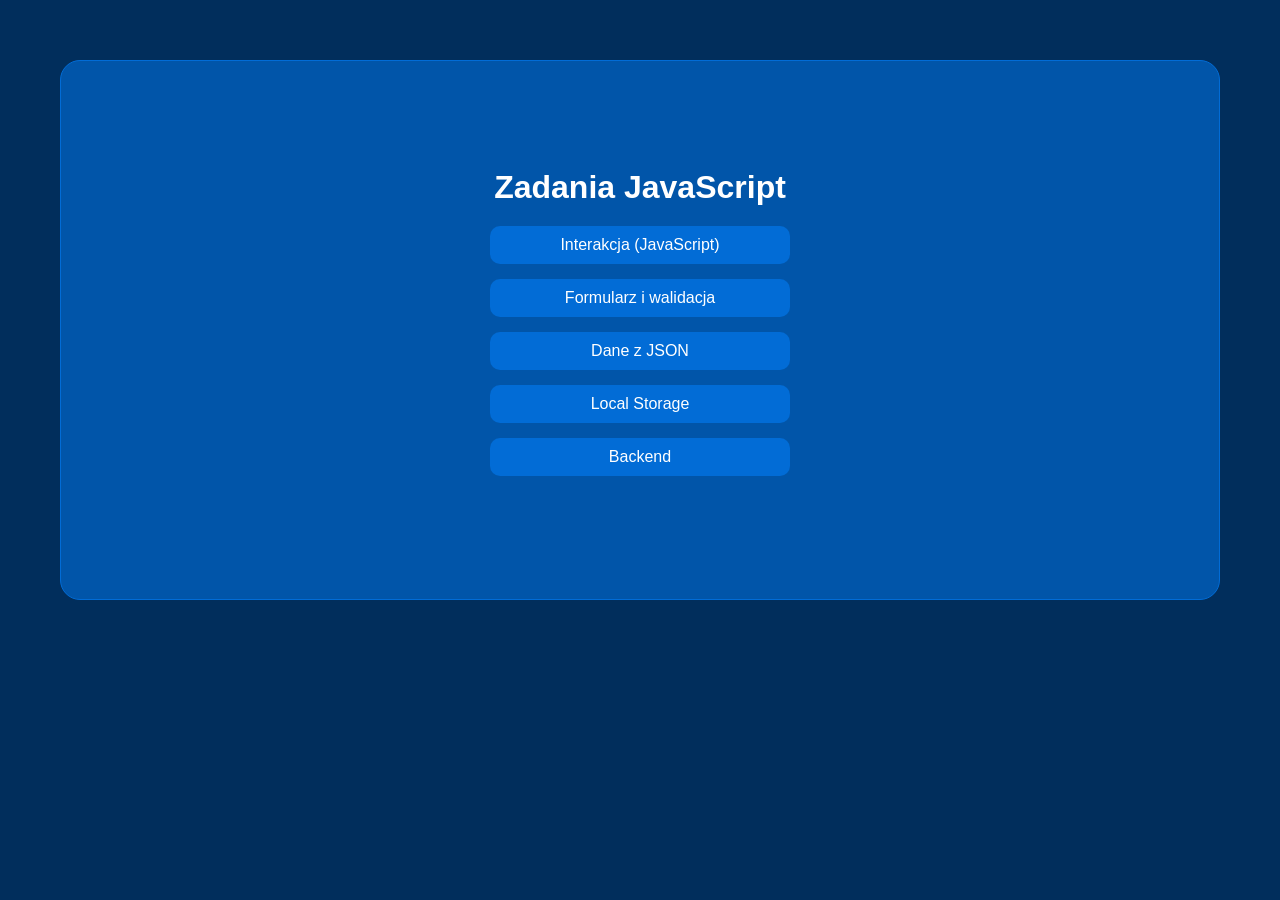
<file: index.html>
<!DOCTYPE html>
<html lang="en">
<head>
    <meta charset="UTF-8">
    <meta name="viewport" content="width=device-width, initial-scale=1.0">
    <title>Katalog zadań JavaScript</title>
    <link rel="stylesheet" href="style.css">
</head>
<body>
    <div class="container">
        <h1>Zadania JavaScript</h1>
        <ul>
            <li class="link"><a href="zad4/index.html">Interakcja (JavaScript)</a></li>
            <li class="link"><a href="zad5/index.html">Formularz i walidacja</a></li>
            <li class="link"><a href="zad6/index.html">Dane z JSON</a></li>
            <li class="link"><a href="zad7/index.html">Local Storage</a></li>
            <li class="link"><a href="zad8/index.html">Backend</a></li>
        </ul>
    </div>
</body>
</html>
</file>
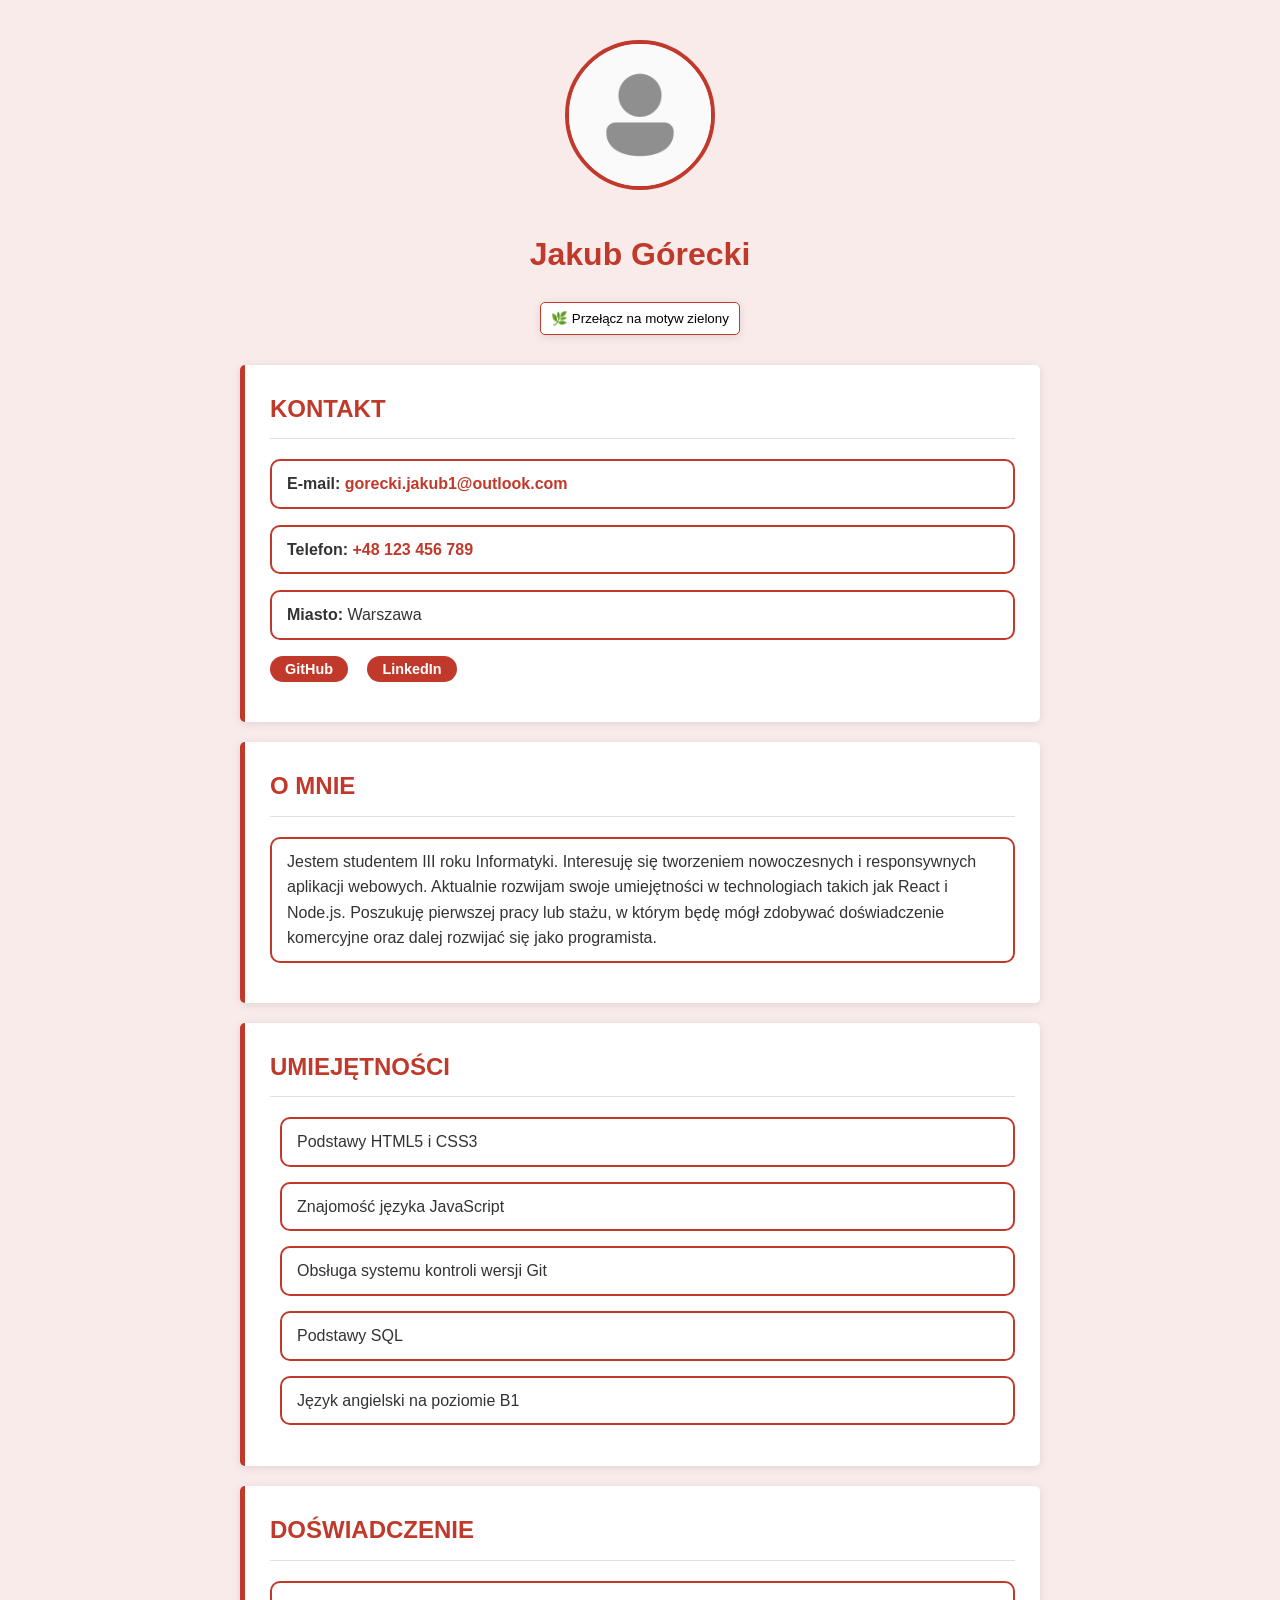
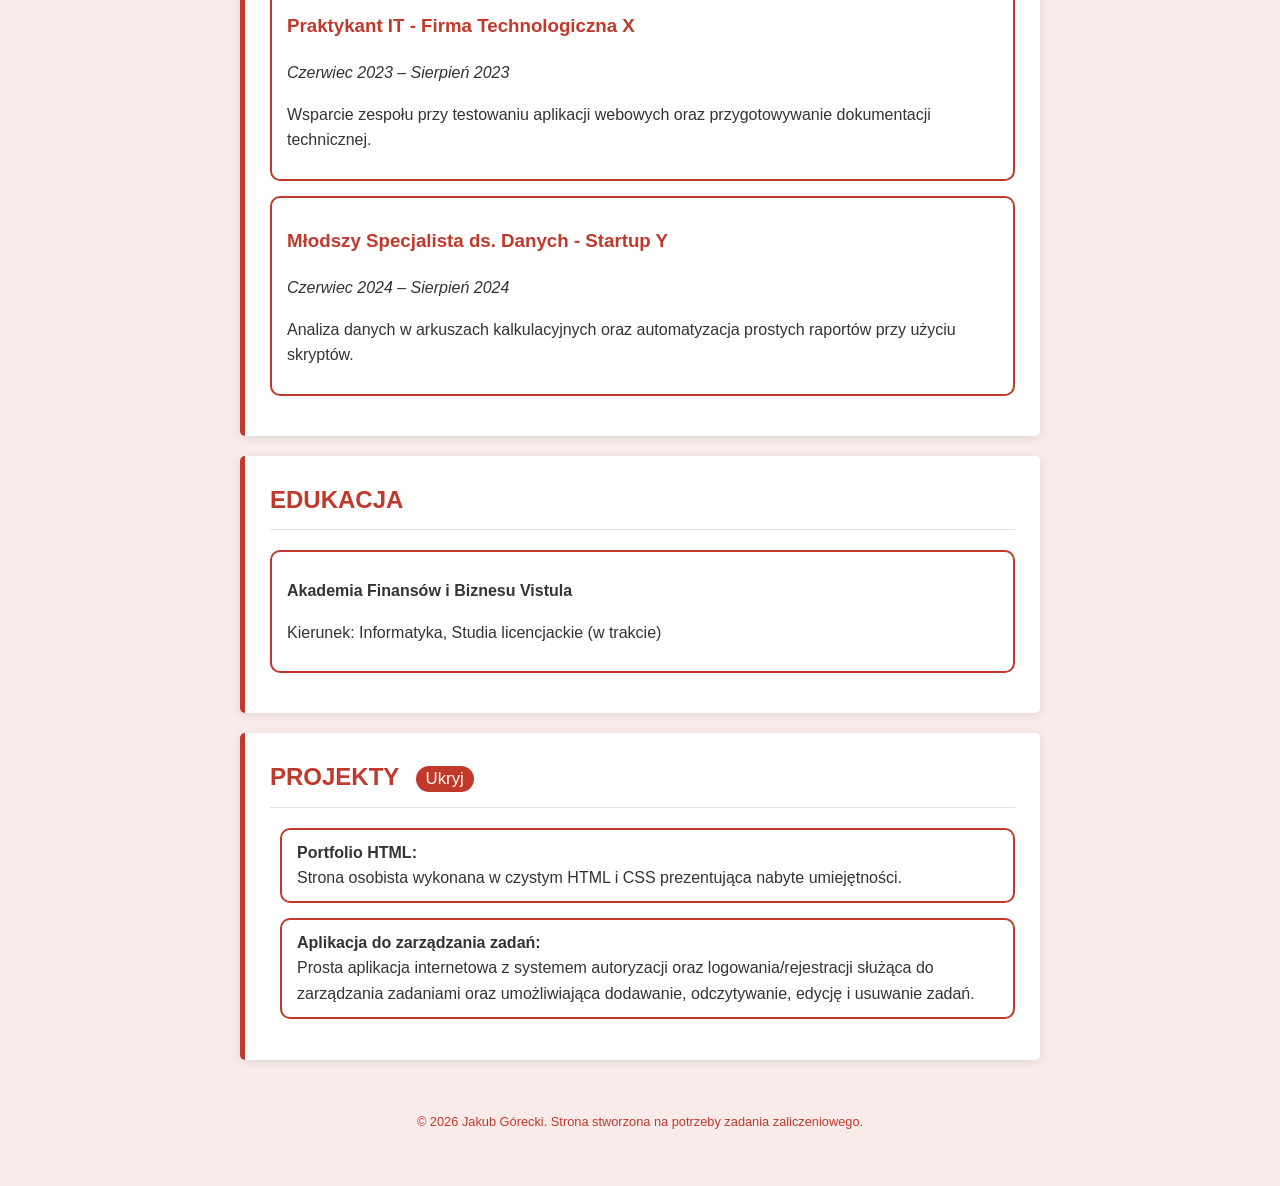
<file: zad4/index.html>
<!DOCTYPE html>
<html lang="pl">
  <head>
    <meta charset="UTF-8">
    <meta name="viewport" content="width=device-width, initial-scale=1.0">
    <title>CV - Jakub Górecki</title>
    <!-- NR_INDEKSU: 68358 -->
    <link id="theme-stylesheet" rel="stylesheet" href="red.css">
  </head>
  <body>
    <header>
      <img src="moje-zdjecie.jpg" alt="Zdjęcie profilowe - Jakub Górecki" />
      <h1>Jakub Górecki</h1>

      <!-- Przycisk zmiany motywu -->
      <button id="theme-toggle">🌿 Przełącz na motyw zielony</button>
    </header>
    <main>
      <section id="kontakt" class="container">
        <h2>Kontakt</h2>
        <p class="section-element">
          <strong>E-mail:</strong>
          <a href="mailto:gorecki.jakub1@outlook.com">gorecki.jakub1@outlook.com</a>
        </p>
        <p class="section-element">
          <strong>Telefon:</strong>
          <a href="tel:+48123456789">+48 123 456 789</a>
        </p>
        <p class="section-element">
          <strong>Miasto:</strong> Warszawa
        </p>
        <p class="contact-links">
          <a href="https://github.com/GoreckiJakub68358" target="_blank" rel="noopener noreferrer">GitHub</a>
          <a href="https://www.linkedin.com/in/jakub-górecki-3491b53b3/" target="_blank" rel="noopener noreferrer">LinkedIn</a>
        </p>
      </section>
      <section id="o-mnie" class="container">
        <h2>O mnie</h2>
        <p class="section-element"> 
          Jestem studentem III roku Informatyki. Interesuję się tworzeniem 
          nowoczesnych i responsywnych aplikacji webowych. Aktualnie rozwijam 
          swoje umiejętności w technologiach takich jak React i Node.js. 
          Poszukuję pierwszej pracy lub stażu, w którym będę mógł zdobywać 
          doświadczenie komercyjne oraz dalej rozwijać się jako programista. 
        </p>
      </section>
      <section id="umiejetnosci" class="container">
        <h2>Umiejętności</h2>
        <ul>
          <li class="section-element">Podstawy HTML5 i CSS3</li>
          <li class="section-element">Znajomość języka JavaScript</li>
          <li class="section-element">Obsługa systemu kontroli wersji Git</li>
          <li class="section-element">Podstawy SQL</li>
          <li class="section-element">Język angielski na poziomie B1</li>
        </ul>
      </section>
      <section id="doswiadczenie" class="container">
        <h2>Doświadczenie</h2>
        <article class="section-element">
          <h3>Praktykant IT - Firma Technologiczna X</h3>
          <p><em>Czerwiec 2023 – Sierpień 2023</em></p>
          <p>Wsparcie zespołu przy testowaniu aplikacji webowych oraz przygotowywanie dokumentacji technicznej.</p>
        </article>
        <article class="section-element">
          <h3>Młodszy Specjalista ds. Danych - Startup Y</h3>
          <p><em>Czerwiec 2024 – Sierpień 2024</em></p>
          <p>Analiza danych w arkuszach kalkulacyjnych oraz automatyzacja prostych raportów przy użyciu skryptów.</p>
        </article>
      </section>
      <section id="edukacja" class="container">
        <h2>Edukacja</h2>
        <div class="section-element">
          <p><strong>Akademia Finansów i Biznesu Vistula</strong></p>
          <p>Kierunek: Informatyka, Studia licencjackie (w trakcie)</p>
        </div>
      </section>
      <section id="projekty" class="container">
        <h2>
          Projekty
          <button id="toggle-projekty">Ukryj</button>
        </h2>
        <ul id="projekty-lista">
          <li class="section-element">
            <strong>Portfolio HTML:</strong><br>
            Strona osobista wykonana w czystym HTML 
            i CSS prezentująca nabyte umiejętności.
          </li>
          <li class="section-element">
            <strong>Aplikacja do zarządzania zadań:</strong><br>
            Prosta aplikacja internetowa z systemem autoryzacji 
            oraz logowania/rejestracji służąca do zarządzania zadaniami 
            oraz umożliwiająca dodawanie, odczytywanie, edycję i usuwanie 
            zadań.
          </li>
        </ul>
      </section>
    </main>
    <footer>
      <p>&copy; 2026 Jakub Górecki. Strona stworzona na potrzeby zadania zaliczeniowego.</p>
    </footer>

    <!-- Podłączenie skryptu na końcu body -->
    <script src="script.js"></script>
  </body>
</html>
</file>
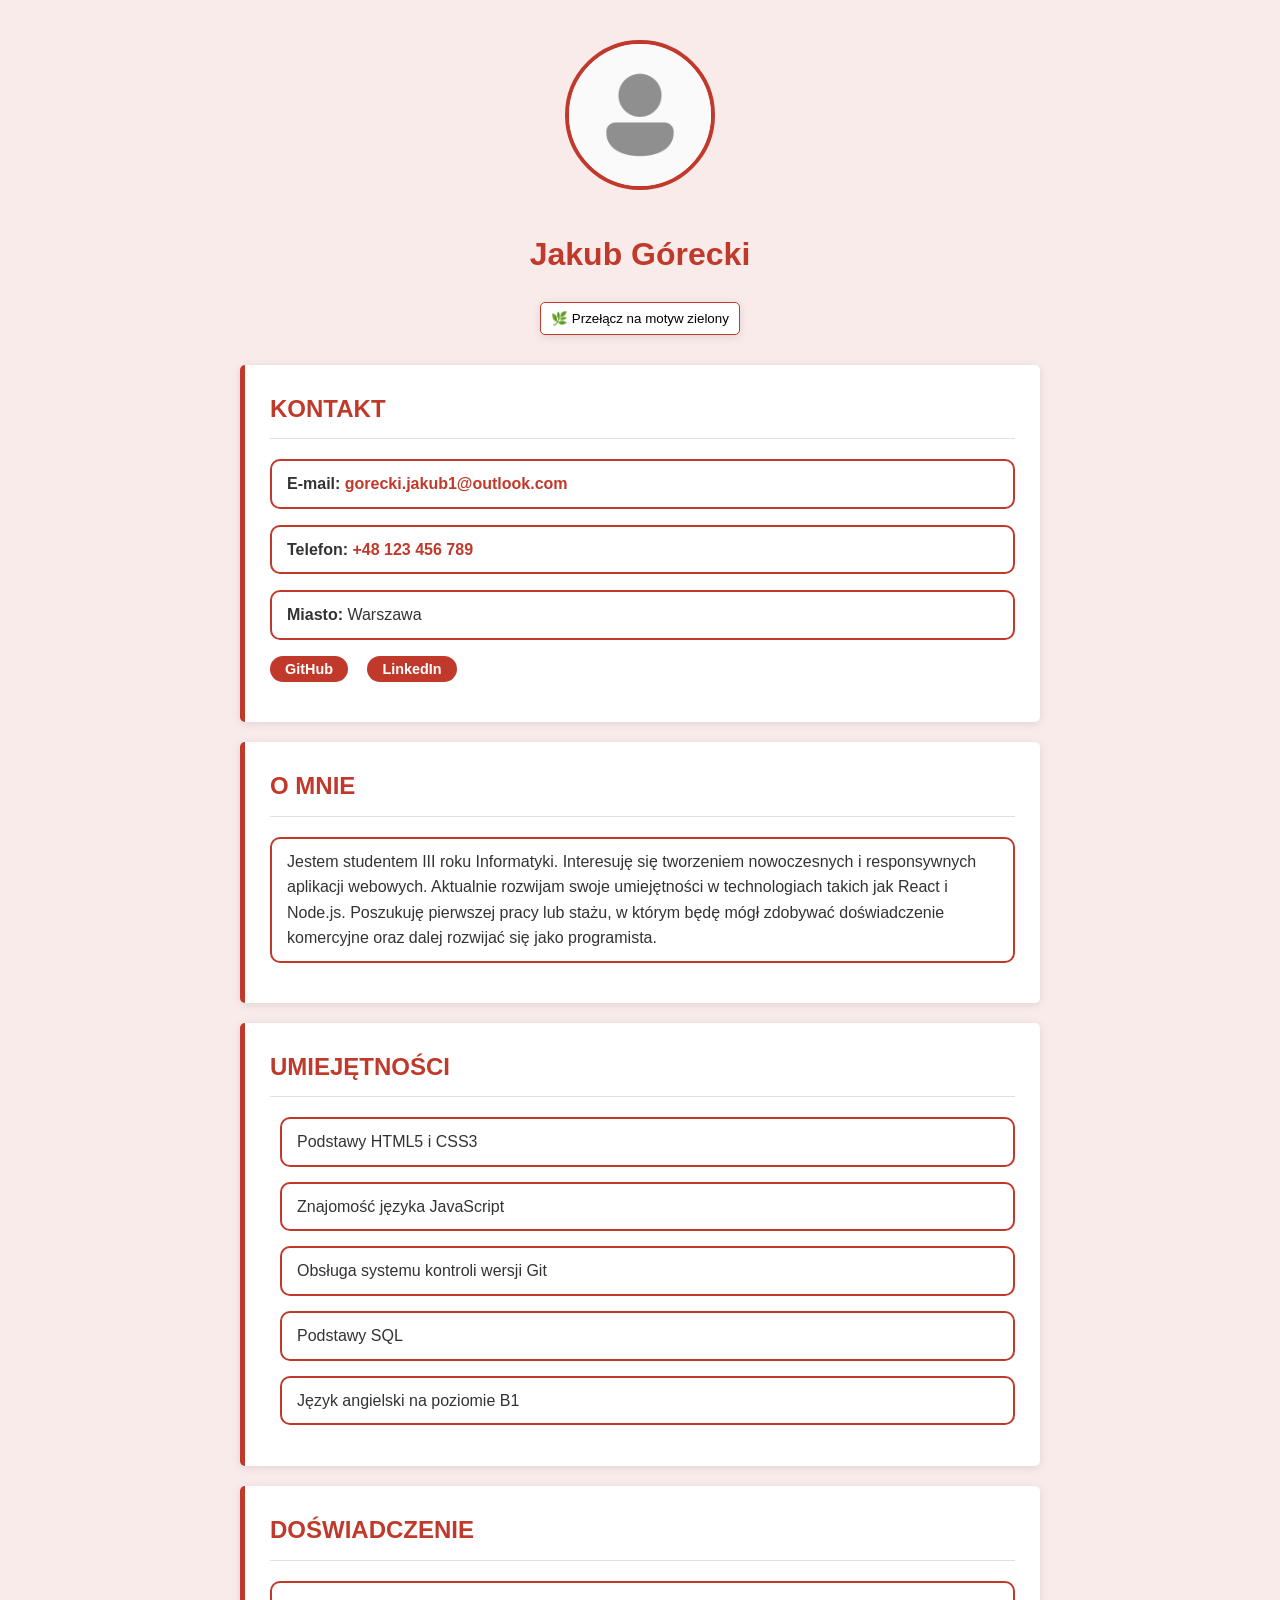
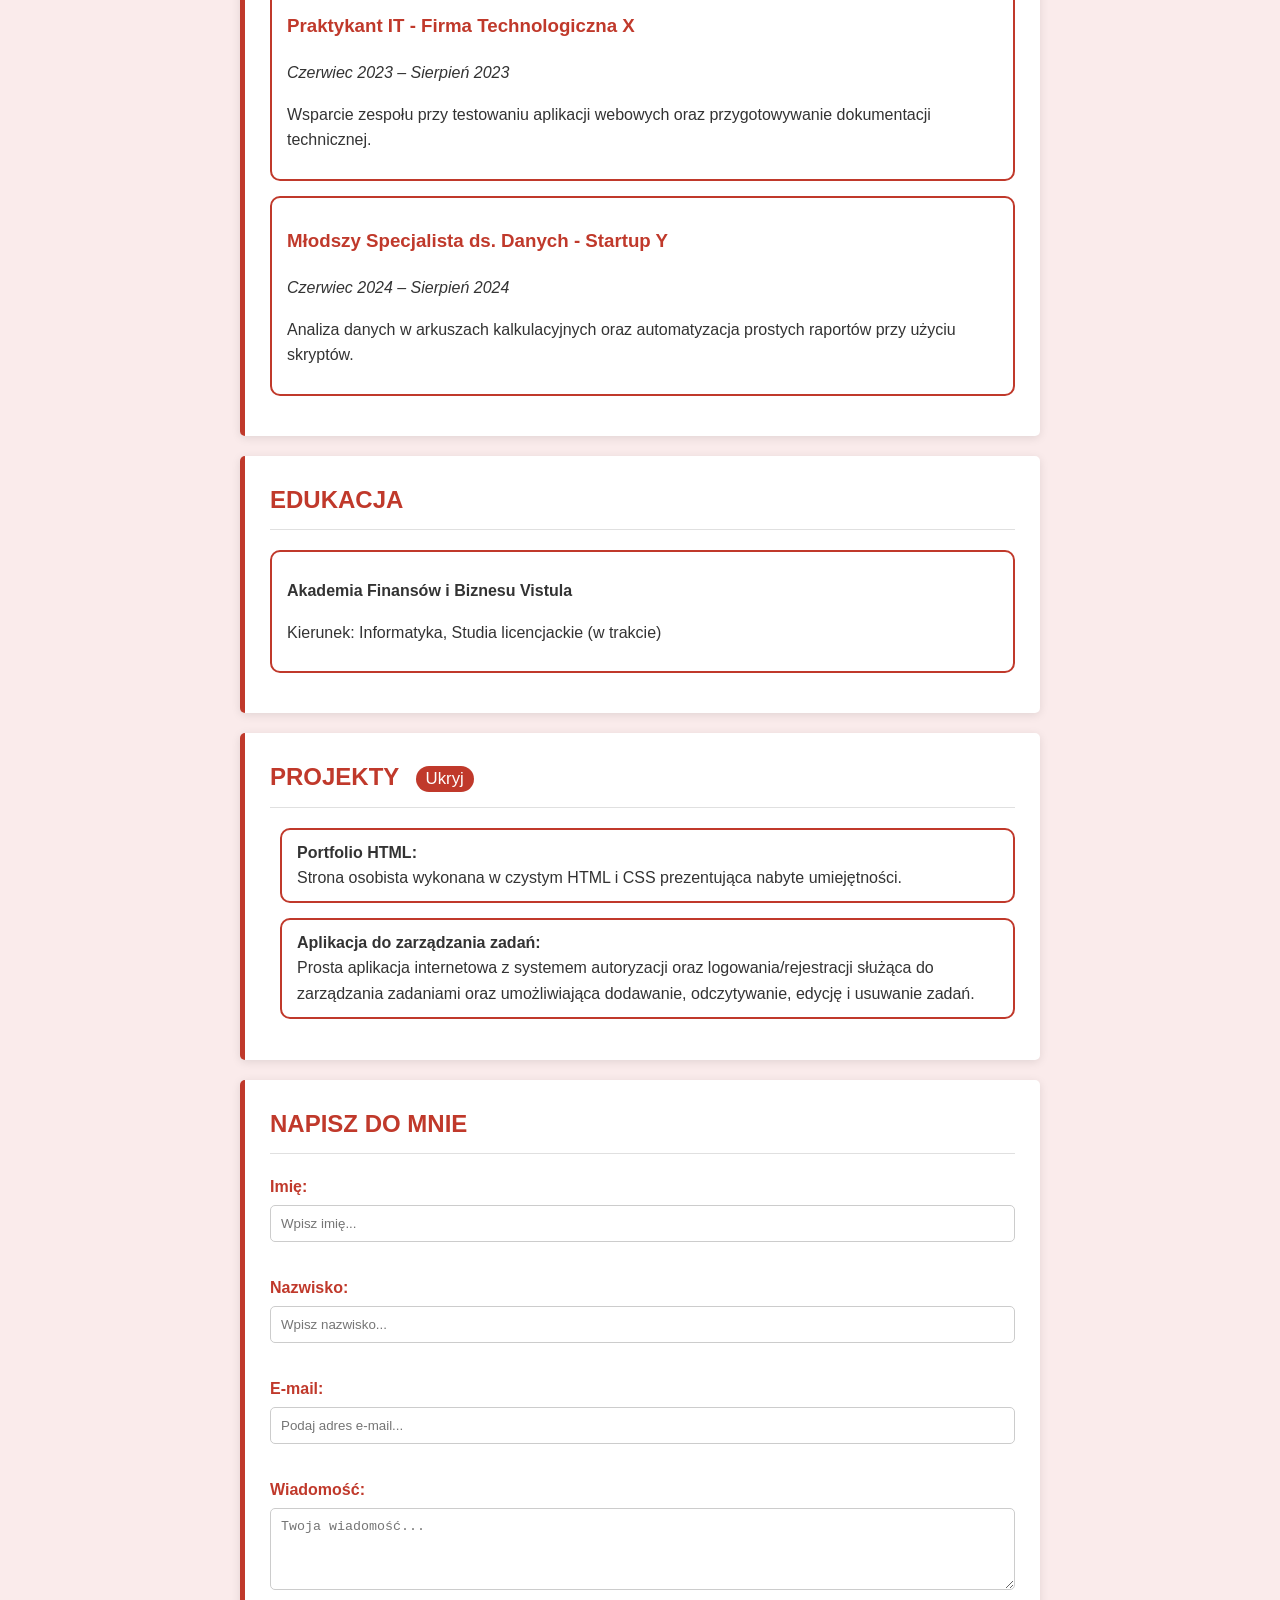
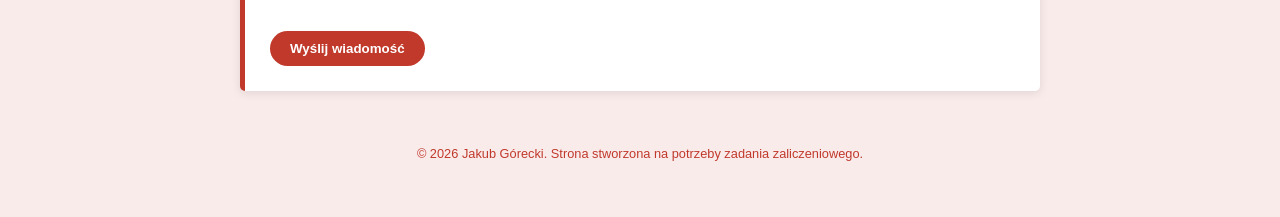
<file: zad5/index.html>
<!DOCTYPE html>
<html lang="pl">
  <head>
    <meta charset="UTF-8">
    <meta name="viewport" content="width=device-width, initial-scale=1.0">
    <title>CV - Jakub Górecki</title>
    <!-- NR_INDEKSU: 68358 -->
    <link id="theme-stylesheet" rel="stylesheet" href="red.css">
  </head>
  <body>
    <header>
      <img src="moje-zdjecie.jpg" alt="Zdjęcie profilowe - Jakub Górecki" />
      <h1>Jakub Górecki</h1>

      <!-- Przycisk zmiany motywu -->
      <button id="theme-toggle">🌿 Przełącz na motyw zielony</button>
    </header>
    <main>
      <section id="kontakt" class="container">
        <h2>Kontakt</h2>
        <p class="section-element">
          <strong>E-mail:</strong>
          <a href="mailto:gorecki.jakub1@outlook.com">gorecki.jakub1@outlook.com</a>
        </p>
        <p class="section-element">
          <strong>Telefon:</strong>
          <a href="tel:+48123456789">+48 123 456 789</a>
        </p>
        <p class="section-element">
          <strong>Miasto:</strong> Warszawa
        </p>
        <p class="contact-links">
          <a href="https://github.com/GoreckiJakub68358" target="_blank" rel="noopener noreferrer">GitHub</a>
          <a href="https://www.linkedin.com/in/jakub-górecki-3491b53b3/" target="_blank" rel="noopener noreferrer">LinkedIn</a>
        </p>
      </section>
      <section id="o-mnie" class="container">
        <h2>O mnie</h2>
        <p class="section-element"> 
          Jestem studentem III roku Informatyki. Interesuję się tworzeniem 
          nowoczesnych i responsywnych aplikacji webowych. Aktualnie rozwijam 
          swoje umiejętności w technologiach takich jak React i Node.js. 
          Poszukuję pierwszej pracy lub stażu, w którym będę mógł zdobywać 
          doświadczenie komercyjne oraz dalej rozwijać się jako programista. 
        </p>
      </section>
      <section id="umiejetnosci" class="container">
        <h2>Umiejętności</h2>
        <ul>
          <li class="section-element">Podstawy HTML5 i CSS3</li>
          <li class="section-element">Znajomość języka JavaScript</li>
          <li class="section-element">Obsługa systemu kontroli wersji Git</li>
          <li class="section-element">Podstawy SQL</li>
          <li class="section-element">Język angielski na poziomie B1</li>
        </ul>
      </section>
      <section id="doswiadczenie" class="container">
        <h2>Doświadczenie</h2>
        <article class="section-element">
          <h3>Praktykant IT - Firma Technologiczna X</h3>
          <p><em>Czerwiec 2023 – Sierpień 2023</em></p>
          <p>Wsparcie zespołu przy testowaniu aplikacji webowych oraz przygotowywanie dokumentacji technicznej.</p>
        </article>
        <article class="section-element">
          <h3>Młodszy Specjalista ds. Danych - Startup Y</h3>
          <p><em>Czerwiec 2024 – Sierpień 2024</em></p>
          <p>Analiza danych w arkuszach kalkulacyjnych oraz automatyzacja prostych raportów przy użyciu skryptów.</p>
        </article>
      </section>
      <section id="edukacja" class="container">
        <h2>Edukacja</h2>
        <div class="section-element">
          <p><strong>Akademia Finansów i Biznesu Vistula</strong></p>
          <p>Kierunek: Informatyka, Studia licencjackie (w trakcie)</p>
        </div>
      </section>
      <section id="projekty" class="container">
        <h2>
          Projekty
          <button id="toggle-projekty">Ukryj</button>
        </h2>
        <ul id="projekty-lista">
          <li class="section-element">
            <strong>Portfolio HTML:</strong><br>
            Strona osobista wykonana w czystym HTML 
            i CSS prezentująca nabyte umiejętności.
          </li>
          <li class="section-element">
            <strong>Aplikacja do zarządzania zadań:</strong><br>
            Prosta aplikacja internetowa z systemem autoryzacji 
            oraz logowania/rejestracji służąca do zarządzania zadaniami 
            oraz umożliwiająca dodawanie, odczytywanie, edycję i usuwanie 
            zadań.
          </li>
        </ul>
      </section>
      <section id="kontakt-formularz" class="container">
        <h2>Napisz do mnie</h2>
        <form id="contact-form" novalidate>
            <div class="form-group">
                <label for="first-name">Imię:</label>
                <input type="text" id="first-name" name="first-name" placeholder="Wpisz imię...">
                <span class="error-message" id="first-name-error"></span>
            </div>

            <div class="form-group">
                <label for="last-name">Nazwisko:</label>
                <input type="text" id="last-name" name="last-name" placeholder="Wpisz nazwisko...">
                <span class="error-message" id="last-name-error"></span>
            </div>

            <div class="form-group">
                <label for="email">E-mail:</label>
                <input type="email" id="email" name="email" placeholder="Podaj adres e-mail...">
                <span class="error-message" id="email-error"></span>
            </div>

            <div class="form-group">
                <label for="message">Wiadomość:</label>
                <textarea id="message" name="message" rows="4" placeholder="Twoja wiadomość..."></textarea>
                <span class="error-message" id="message-error"></span>
            </div>

            <button type="submit" id="submit-btn">Wyślij wiadomość</button>
            <p id="form-success" style="display: none; color: #2e8b57; font-weight: bold; margin-top: 10px;">
                Formularz został poprawnie wypełniony! (Symulacja wysyłki)
            </p>
        </form>
      </section>
    </main>
    <footer>
      <p>&copy; 2026 Jakub Górecki. Strona stworzona na potrzeby zadania zaliczeniowego.</p>
    </footer>

    <!-- Podłączenie skryptu na końcu body -->
    <script src="script.js"></script>
  </body>
</html>
</file>
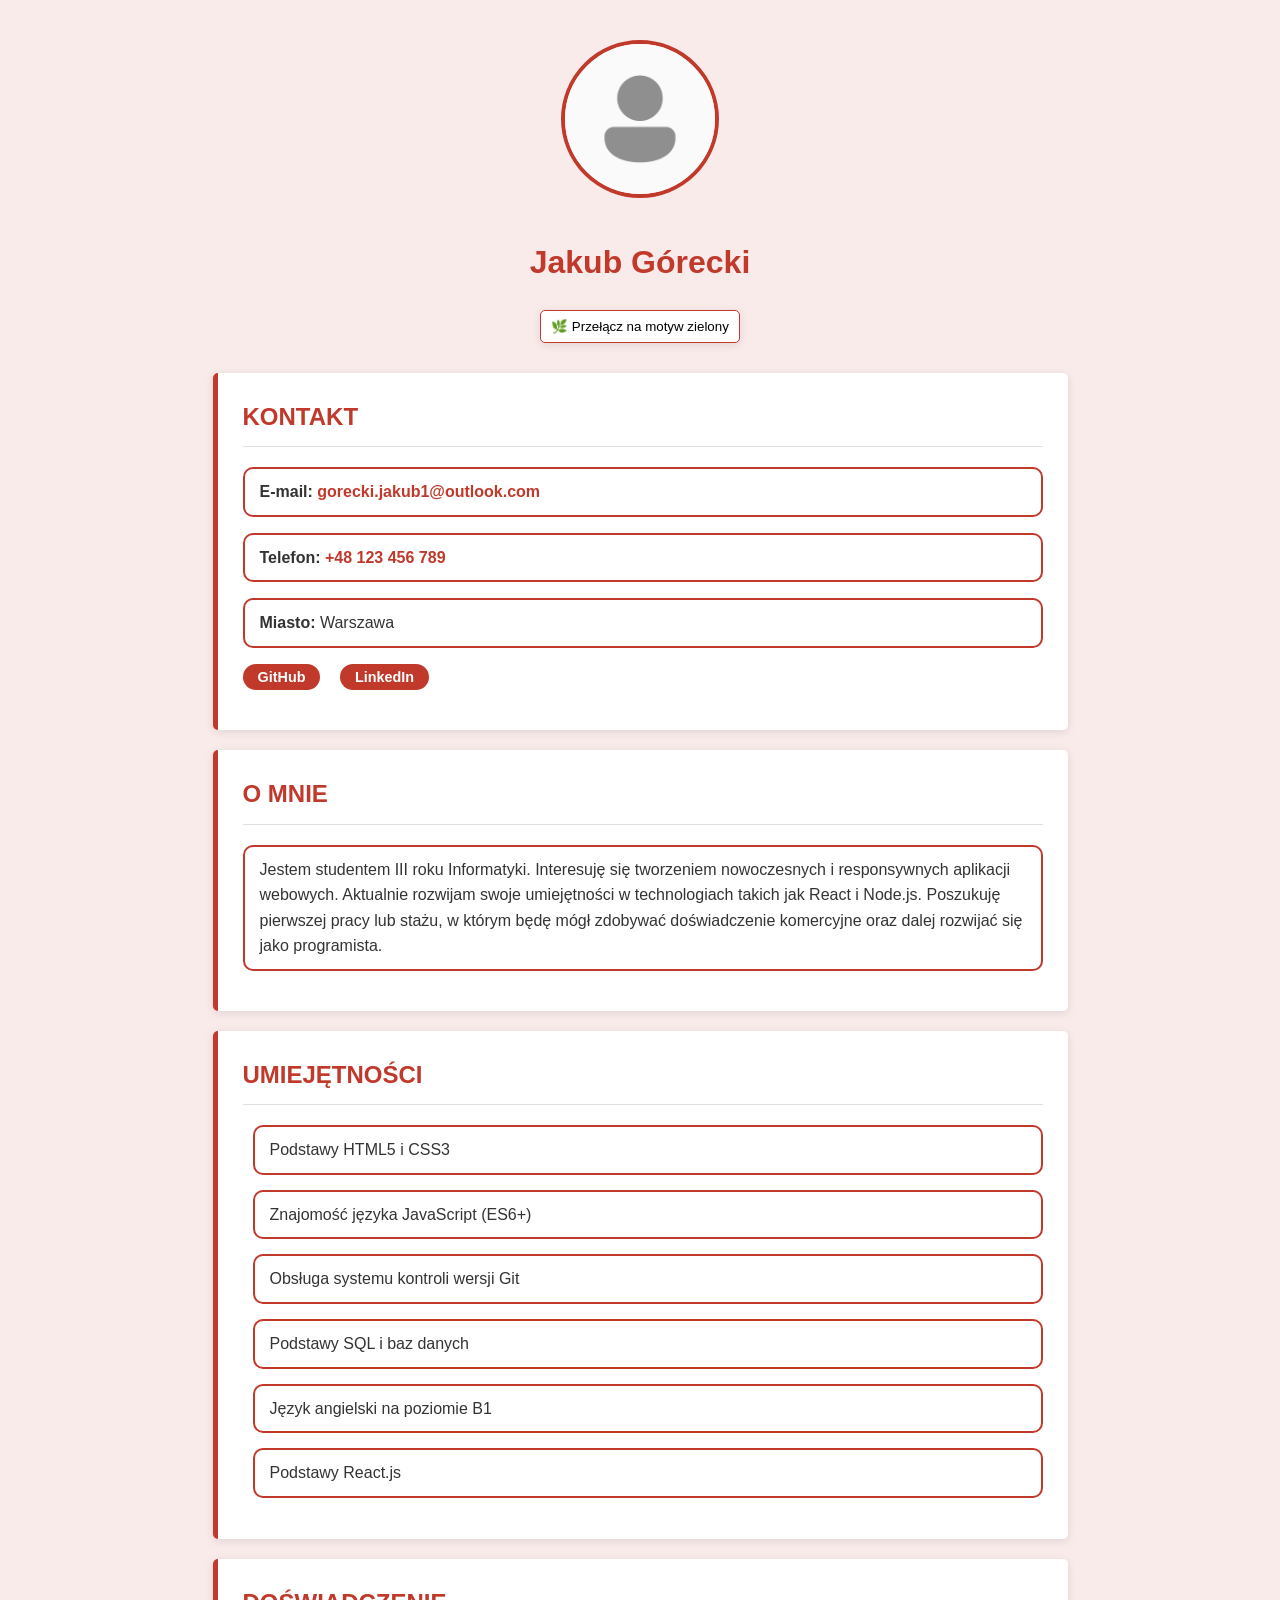
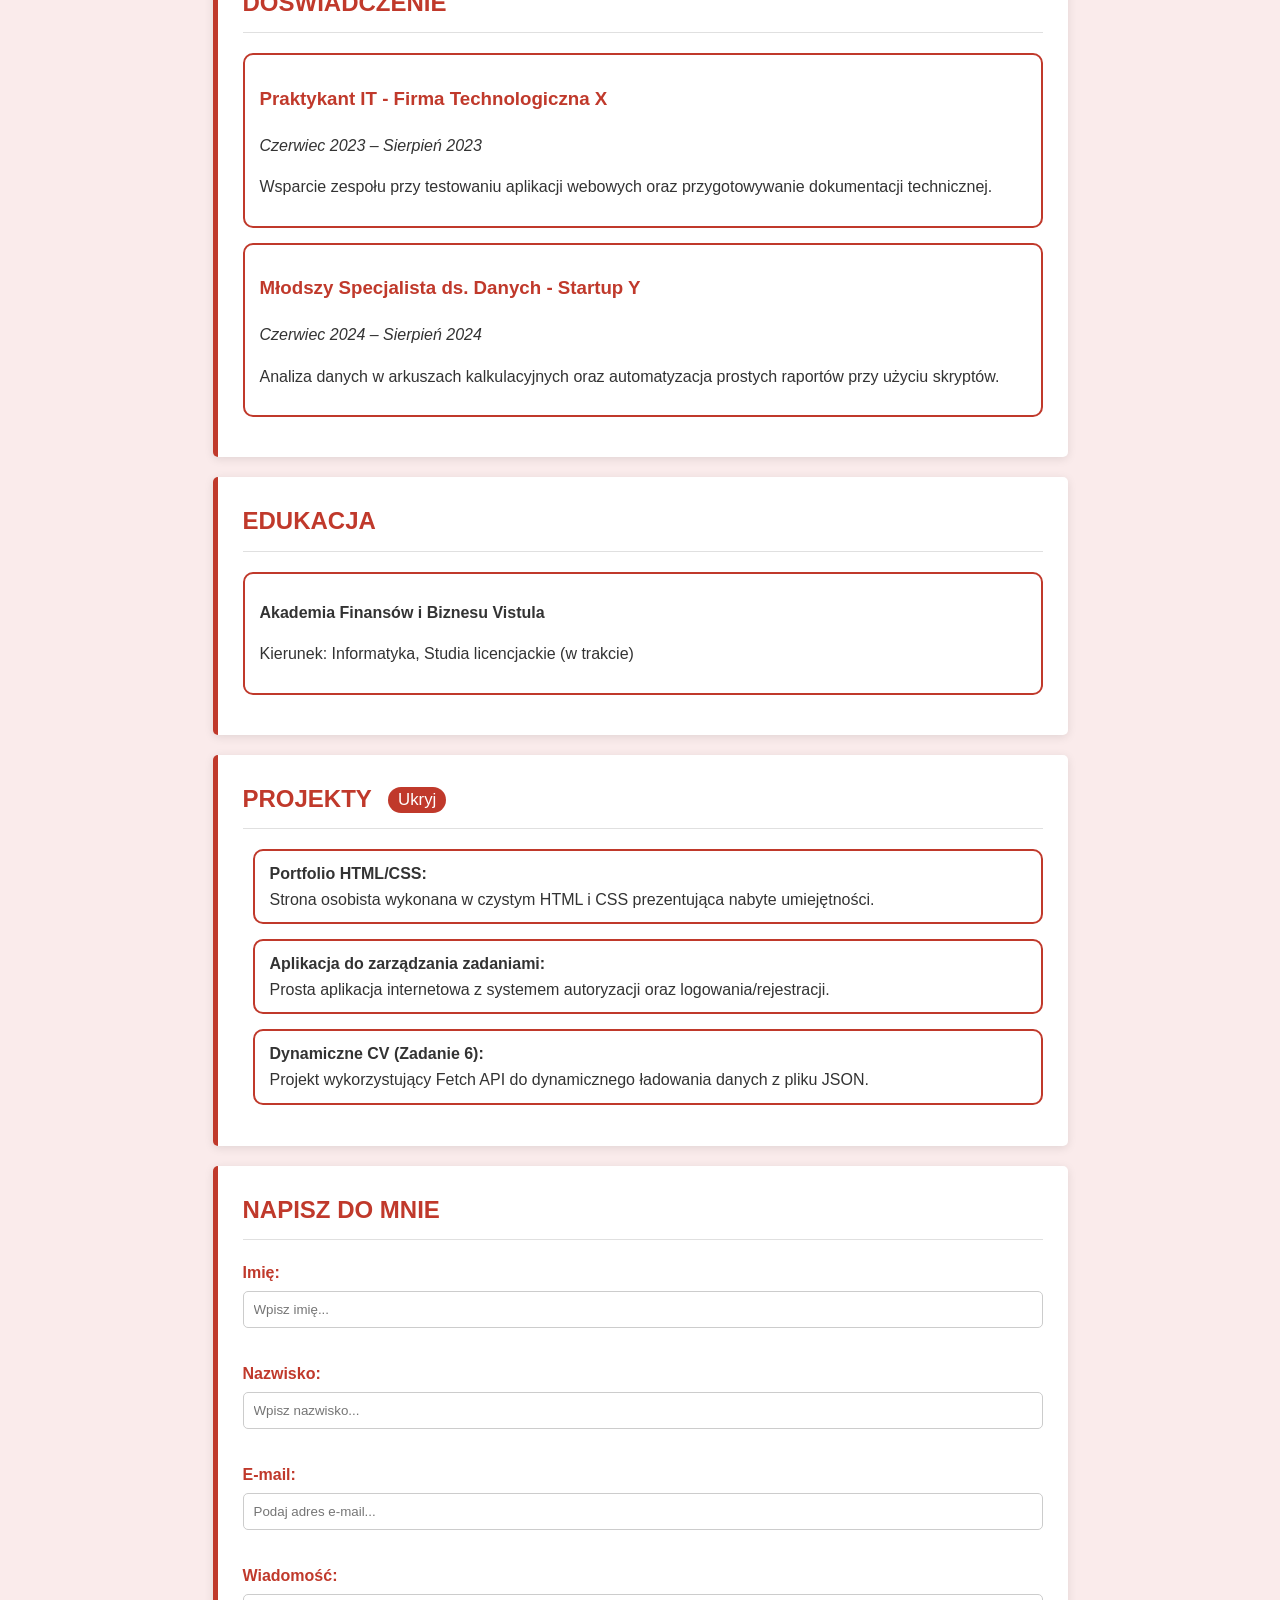
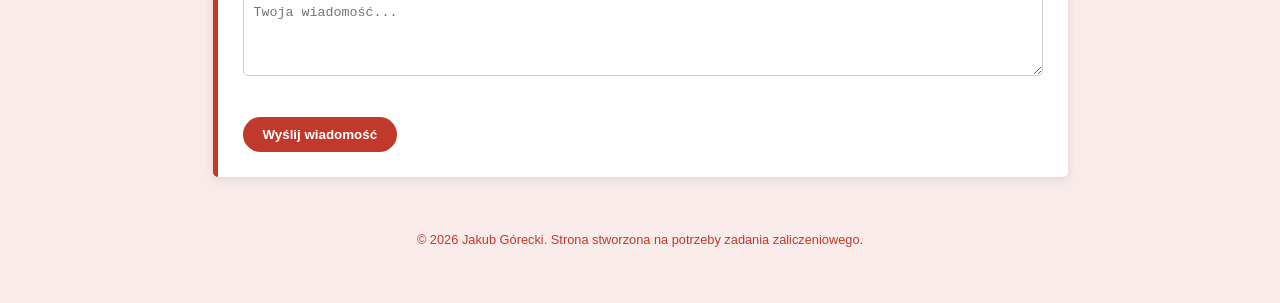
<file: zad6/index.html>
<!DOCTYPE html>
<html lang="pl">
  <head>
    <meta charset="UTF-8">
    <meta name="viewport" content="width=device-width, initial-scale=1.0">
    <title>CV - Jakub Górecki</title>
    <!-- NR_INDEKSU: 68358 -->
    <link id="theme-stylesheet" rel="stylesheet" href="red.css">
  </head>
  <body>
    <header>
      <img src="moje-zdjecie.jpg" alt="Zdjęcie profilowe - Jakub Górecki" />
      <h1>Jakub Górecki</h1>

      <!-- Przycisk zmiany motywu -->
      <button id="theme-toggle">🌿 Przełącz na motyw zielony</button>
    </header>
    <main>
      <section id="kontakt" class="container">
        <h2>Kontakt</h2>
        <p class="section-element">
          <strong>E-mail:</strong>
          <a href="mailto:gorecki.jakub1@outlook.com">gorecki.jakub1@outlook.com</a>
        </p>
        <p class="section-element">
          <strong>Telefon:</strong>
          <a href="tel:+48123456789">+48 123 456 789</a>
        </p>
        <p class="section-element">
          <strong>Miasto:</strong> Warszawa
        </p>
        <p class="contact-links">
          <a href="https://github.com/GoreckiJakub68358" target="_blank" rel="noopener noreferrer">GitHub</a>
          <a href="https://www.linkedin.com/in/jakub-górecki-3491b53b3/" target="_blank" rel="noopener noreferrer">LinkedIn</a>
        </p>
      </section>
      <section id="o-mnie" class="container">
        <h2>O mnie</h2>
        <p class="section-element"> 
          Jestem studentem III roku Informatyki. Interesuję się tworzeniem 
          nowoczesnych i responsywnych aplikacji webowych. Aktualnie rozwijam 
          swoje umiejętności w technologiach takich jak React i Node.js. 
          Poszukuję pierwszej pracy lub stażu, w którym będę mógł zdobywać 
          doświadczenie komercyjne oraz dalej rozwijać się jako programista. 
        </p>
      </section>
      <!-- Sekcja Umiejętności -->
      <section id="umiejetnosci" class="container">
          <h2>Umiejętności</h2>
          <ul id="umiejetnosci-lista">
              <!-- Dane zostaną wstawione przez JS -->
              <li>Ładowanie danych...</li>
          </ul>
      </section>
      <section id="doswiadczenie" class="container">
        <h2>Doświadczenie</h2>
        <article class="section-element">
          <h3>Praktykant IT - Firma Technologiczna X</h3>
          <p><em>Czerwiec 2023 – Sierpień 2023</em></p>
          <p>Wsparcie zespołu przy testowaniu aplikacji webowych oraz przygotowywanie dokumentacji technicznej.</p>
        </article>
        <article class="section-element">
          <h3>Młodszy Specjalista ds. Danych - Startup Y</h3>
          <p><em>Czerwiec 2024 – Sierpień 2024</em></p>
          <p>Analiza danych w arkuszach kalkulacyjnych oraz automatyzacja prostych raportów przy użyciu skryptów.</p>
        </article>
      </section>
      <section id="edukacja" class="container">
        <h2>Edukacja</h2>
        <div class="section-element">
          <p><strong>Akademia Finansów i Biznesu Vistula</strong></p>
          <p>Kierunek: Informatyka, Studia licencjackie (w trakcie)</p>
        </div>
      </section>
      <!-- Sekcja Projekty -->
      <section id="projekty" class="container">
          <h2>
              Projekty
              <button id="toggle-projekty">Ukryj</button>
          </h2>
          <ul id="projekty-lista">
              <!-- Dane zostaną wstawione przez JS -->
              <li>Ładowanie danych...</li>
          </ul>
      </section>
      <section id="kontakt-formularz" class="container">
        <h2>Napisz do mnie</h2>
        <form id="contact-form" novalidate>
            <div class="form-group">
                <label for="first-name">Imię:</label>
                <input type="text" id="first-name" name="first-name" placeholder="Wpisz imię...">
                <span class="error-message" id="first-name-error"></span>
            </div>

            <div class="form-group">
                <label for="last-name">Nazwisko:</label>
                <input type="text" id="last-name" name="last-name" placeholder="Wpisz nazwisko...">
                <span class="error-message" id="last-name-error"></span>
            </div>

            <div class="form-group">
                <label for="email">E-mail:</label>
                <input type="email" id="email" name="email" placeholder="Podaj adres e-mail...">
                <span class="error-message" id="email-error"></span>
            </div>

            <div class="form-group">
                <label for="message">Wiadomość:</label>
                <textarea id="message" name="message" rows="4" placeholder="Twoja wiadomość..."></textarea>
                <span class="error-message" id="message-error"></span>
            </div>

            <button type="submit" id="submit-btn">Wyślij wiadomość</button>
            <p id="form-success" style="display: none; color: #2e8b57; font-weight: bold; margin-top: 10px;">
                Formularz został poprawnie wypełniony! (Symulacja wysyłki)
            </p>
        </form>
      </section>
    </main>
    <footer>
      <p>&copy; 2026 Jakub Górecki. Strona stworzona na potrzeby zadania zaliczeniowego.</p>
    </footer>

    <!-- Podłączenie skryptu na końcu body -->
    <script src="script.js"></script>
  </body>
</html>
</file>
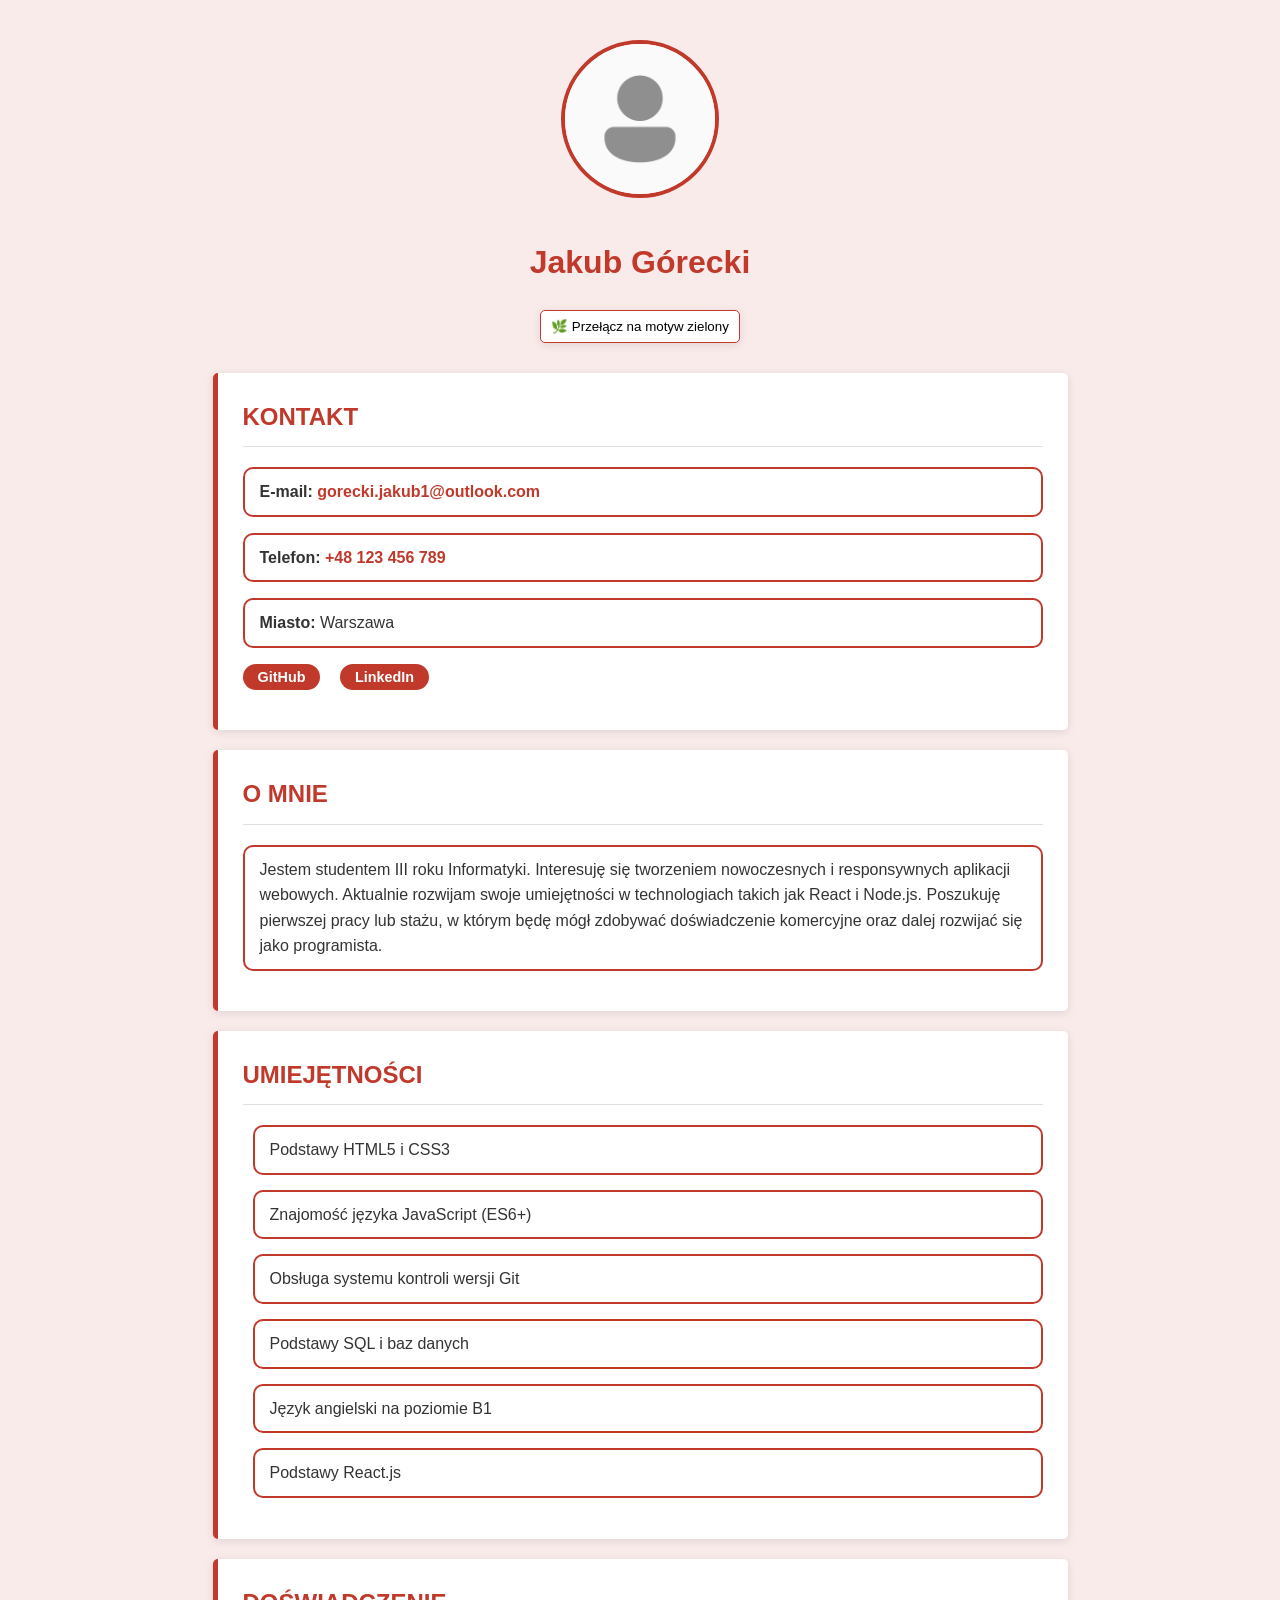
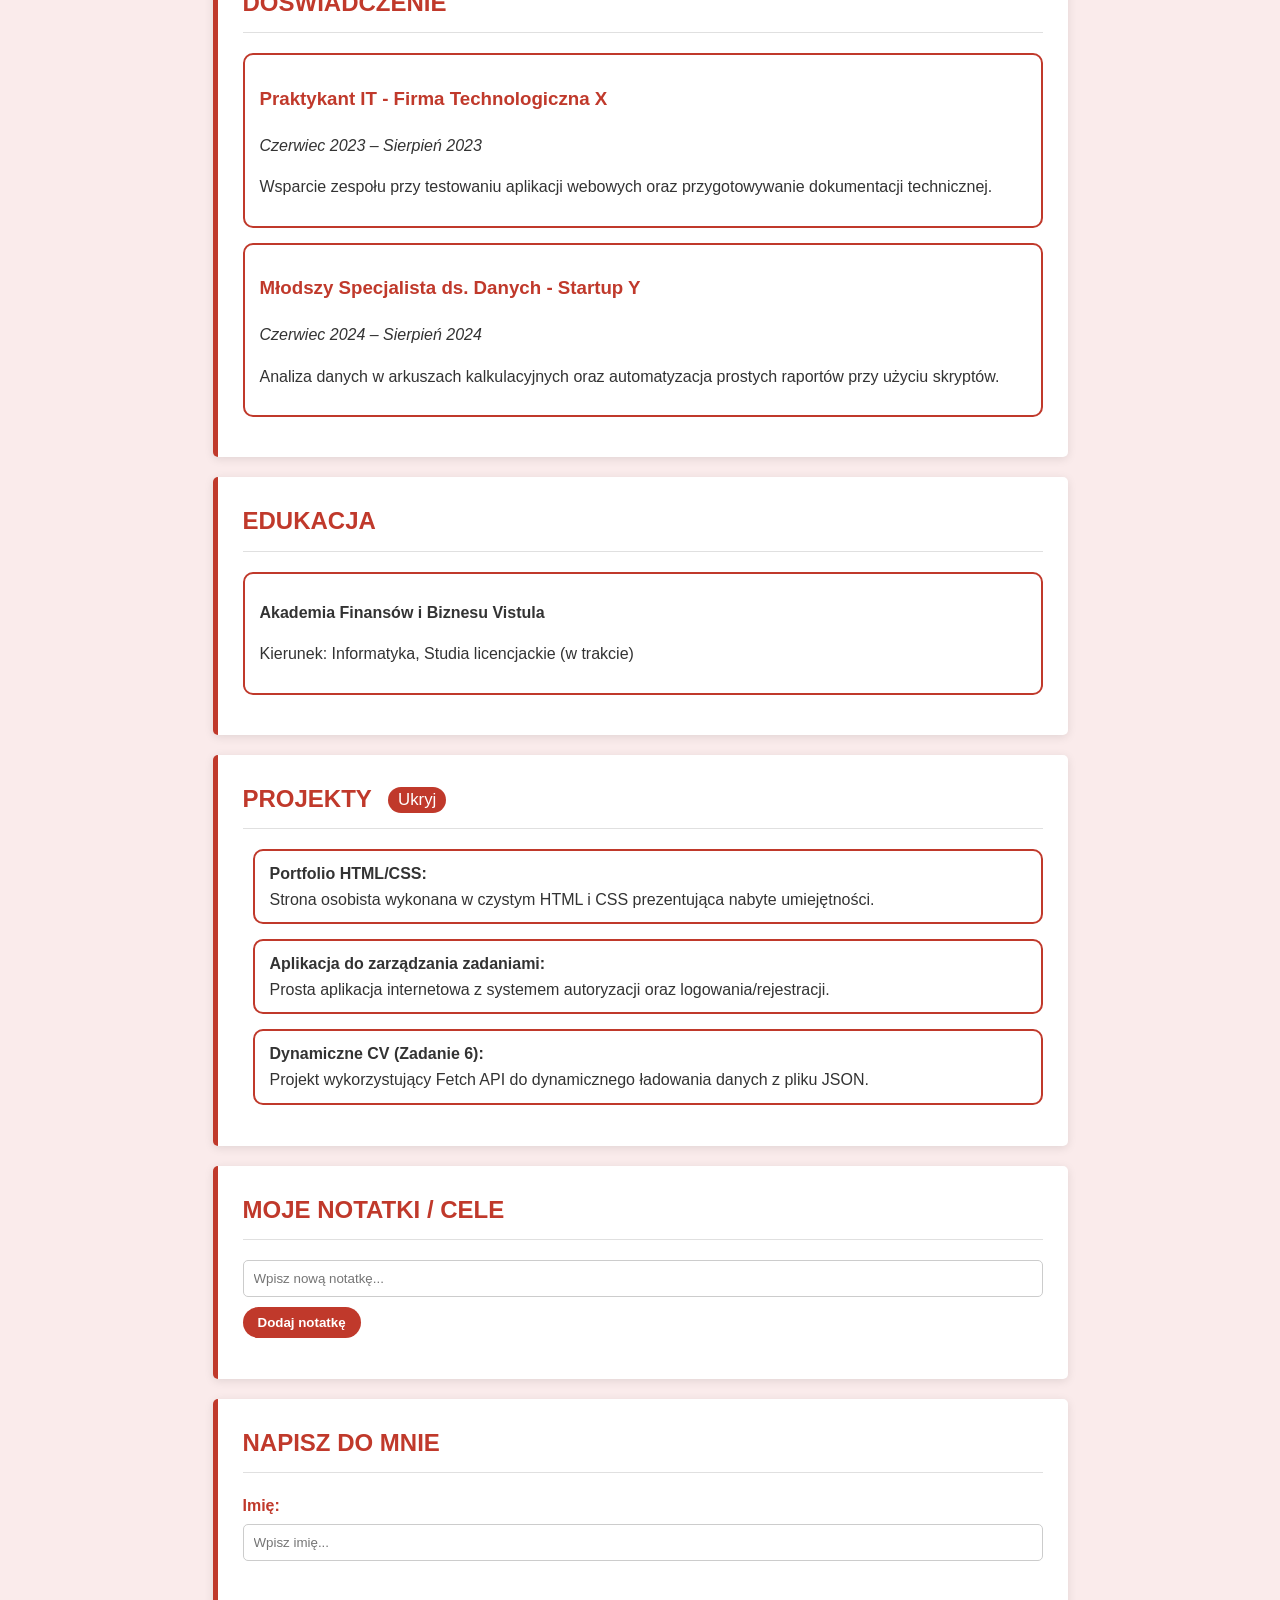
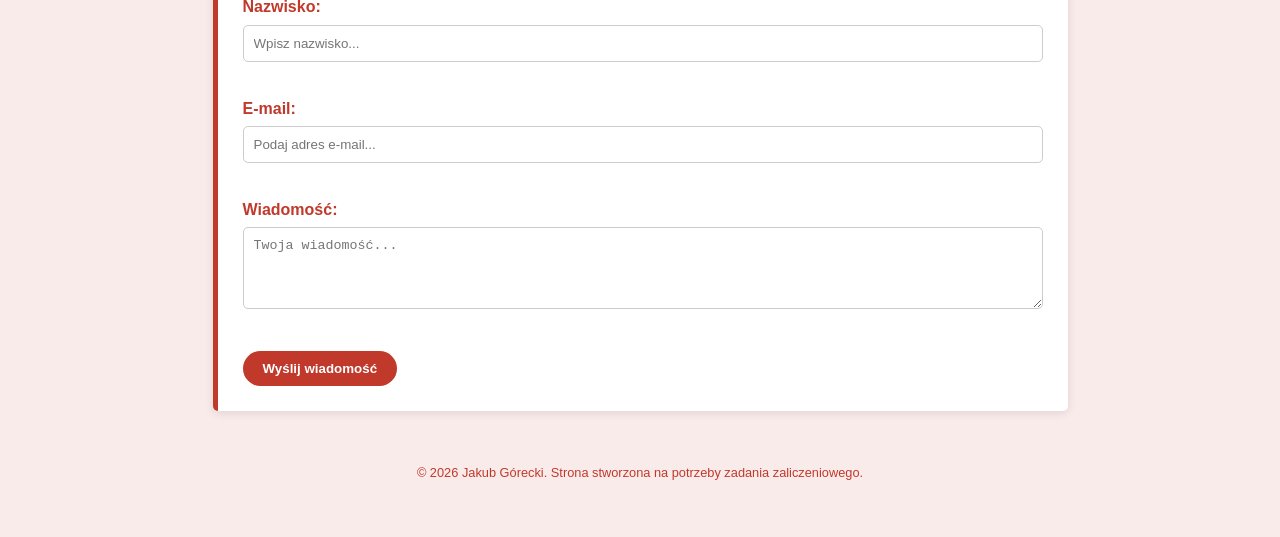
<file: zad7/index.html>
<!DOCTYPE html>
<html lang="pl">
  <head>
    <meta charset="UTF-8">
    <meta name="viewport" content="width=device-width, initial-scale=1.0">
    <title>CV - Jakub Górecki</title>
    <!-- NR_INDEKSU: 68358 -->
    <link id="theme-stylesheet" rel="stylesheet" href="red.css">
  </head>
  <body>
    <header>
      <img src="moje-zdjecie.jpg" alt="Zdjęcie profilowe - Jakub Górecki" />
      <h1>Jakub Górecki</h1>

      <!-- Przycisk zmiany motywu -->
      <button id="theme-toggle">🌿 Przełącz na motyw zielony</button>
    </header>
    <main>
      <section id="kontakt" class="container">
        <h2>Kontakt</h2>
        <p class="section-element">
          <strong>E-mail:</strong>
          <a href="mailto:gorecki.jakub1@outlook.com">gorecki.jakub1@outlook.com</a>
        </p>
        <p class="section-element">
          <strong>Telefon:</strong>
          <a href="tel:+48123456789">+48 123 456 789</a>
        </p>
        <p class="section-element">
          <strong>Miasto:</strong> Warszawa
        </p>
        <p class="contact-links">
          <a href="https://github.com/GoreckiJakub68358" target="_blank" rel="noopener noreferrer">GitHub</a>
          <a href="https://www.linkedin.com/in/jakub-górecki-3491b53b3/" target="_blank" rel="noopener noreferrer">LinkedIn</a>
        </p>
      </section>
      <section id="o-mnie" class="container">
        <h2>O mnie</h2>
        <p class="section-element"> 
          Jestem studentem III roku Informatyki. Interesuję się tworzeniem 
          nowoczesnych i responsywnych aplikacji webowych. Aktualnie rozwijam 
          swoje umiejętności w technologiach takich jak React i Node.js. 
          Poszukuję pierwszej pracy lub stażu, w którym będę mógł zdobywać 
          doświadczenie komercyjne oraz dalej rozwijać się jako programista. 
        </p>
      </section>
      <!-- Sekcja Umiejętności -->
      <section id="umiejetnosci" class="container">
          <h2>Umiejętności</h2>
          <ul id="umiejetnosci-lista">
              <!-- Dane zostaną wstawione przez JS -->
              <li>Ładowanie danych...</li>
          </ul>
      </section>
      <section id="doswiadczenie" class="container">
        <h2>Doświadczenie</h2>
        <article class="section-element">
          <h3>Praktykant IT - Firma Technologiczna X</h3>
          <p><em>Czerwiec 2023 – Sierpień 2023</em></p>
          <p>Wsparcie zespołu przy testowaniu aplikacji webowych oraz przygotowywanie dokumentacji technicznej.</p>
        </article>
        <article class="section-element">
          <h3>Młodszy Specjalista ds. Danych - Startup Y</h3>
          <p><em>Czerwiec 2024 – Sierpień 2024</em></p>
          <p>Analiza danych w arkuszach kalkulacyjnych oraz automatyzacja prostych raportów przy użyciu skryptów.</p>
        </article>
      </section>
      <section id="edukacja" class="container">
        <h2>Edukacja</h2>
        <div class="section-element">
          <p><strong>Akademia Finansów i Biznesu Vistula</strong></p>
          <p>Kierunek: Informatyka, Studia licencjackie (w trakcie)</p>
        </div>
      </section>
      <!-- Sekcja Projekty -->
      <section id="projekty" class="container">
          <h2>
              Projekty
              <button id="toggle-projekty">Ukryj</button>
          </h2>
          <ul id="projekty-lista">
              <!-- Dane zostaną wstawione przez JS -->
              <li>Ładowanie danych...</li>
          </ul>
      </section>
      <section id="notatki-sekcja" class="container">
          <h2>Moje Notatki / Cele</h2>
          <div class="form-group">
              <input type="text" id="note-input" placeholder="Wpisz nową notatkę...">
              <button id="add-note-btn" style="margin-top: 10px;">Dodaj notatkę</button>
          </div>
          <ul id="notes-list">
              <!-- Tu pojawią się notatki z Local Storage -->
          </ul>
      </section>
      <section id="kontakt-formularz" class="container">
        <h2>Napisz do mnie</h2>
        <form id="contact-form" novalidate>
            <div class="form-group">
                <label for="first-name">Imię:</label>
                <input type="text" id="first-name" name="first-name" placeholder="Wpisz imię...">
                <span class="error-message" id="first-name-error"></span>
            </div>

            <div class="form-group">
                <label for="last-name">Nazwisko:</label>
                <input type="text" id="last-name" name="last-name" placeholder="Wpisz nazwisko...">
                <span class="error-message" id="last-name-error"></span>
            </div>

            <div class="form-group">
                <label for="email">E-mail:</label>
                <input type="email" id="email" name="email" placeholder="Podaj adres e-mail...">
                <span class="error-message" id="email-error"></span>
            </div>

            <div class="form-group">
                <label for="message">Wiadomość:</label>
                <textarea id="message" name="message" rows="4" placeholder="Twoja wiadomość..."></textarea>
                <span class="error-message" id="message-error"></span>
            </div>

            <button type="submit" id="submit-btn">Wyślij wiadomość</button>
            <p id="form-success" style="display: none; color: #2e8b57; font-weight: bold; margin-top: 10px;">
                Formularz został poprawnie wypełniony! (Symulacja wysyłki)
            </p>
        </form>
      </section>
    </main>
    <footer>
      <p>&copy; 2026 Jakub Górecki. Strona stworzona na potrzeby zadania zaliczeniowego.</p>
    </footer>

    <!-- Podłączenie skryptu na końcu body -->
    <script src="script.js"></script>
  </body>
</html>
</file>
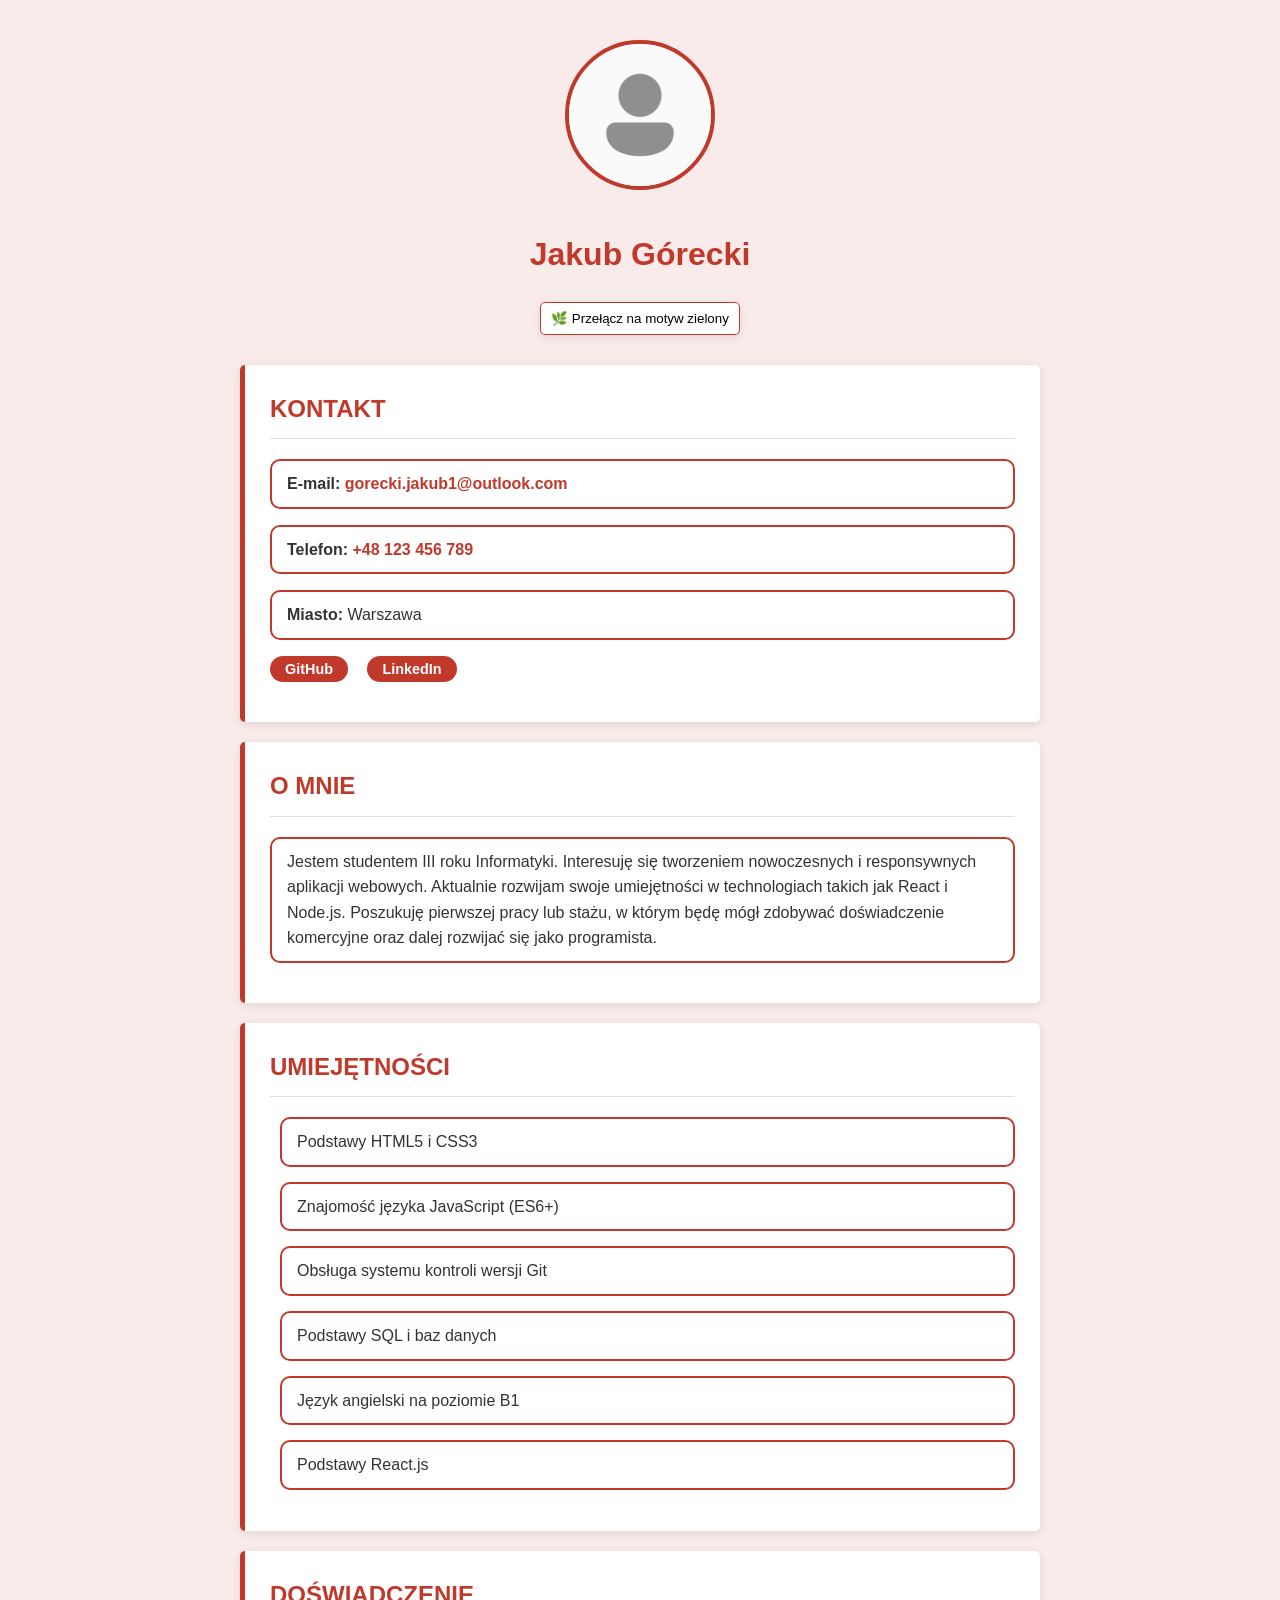
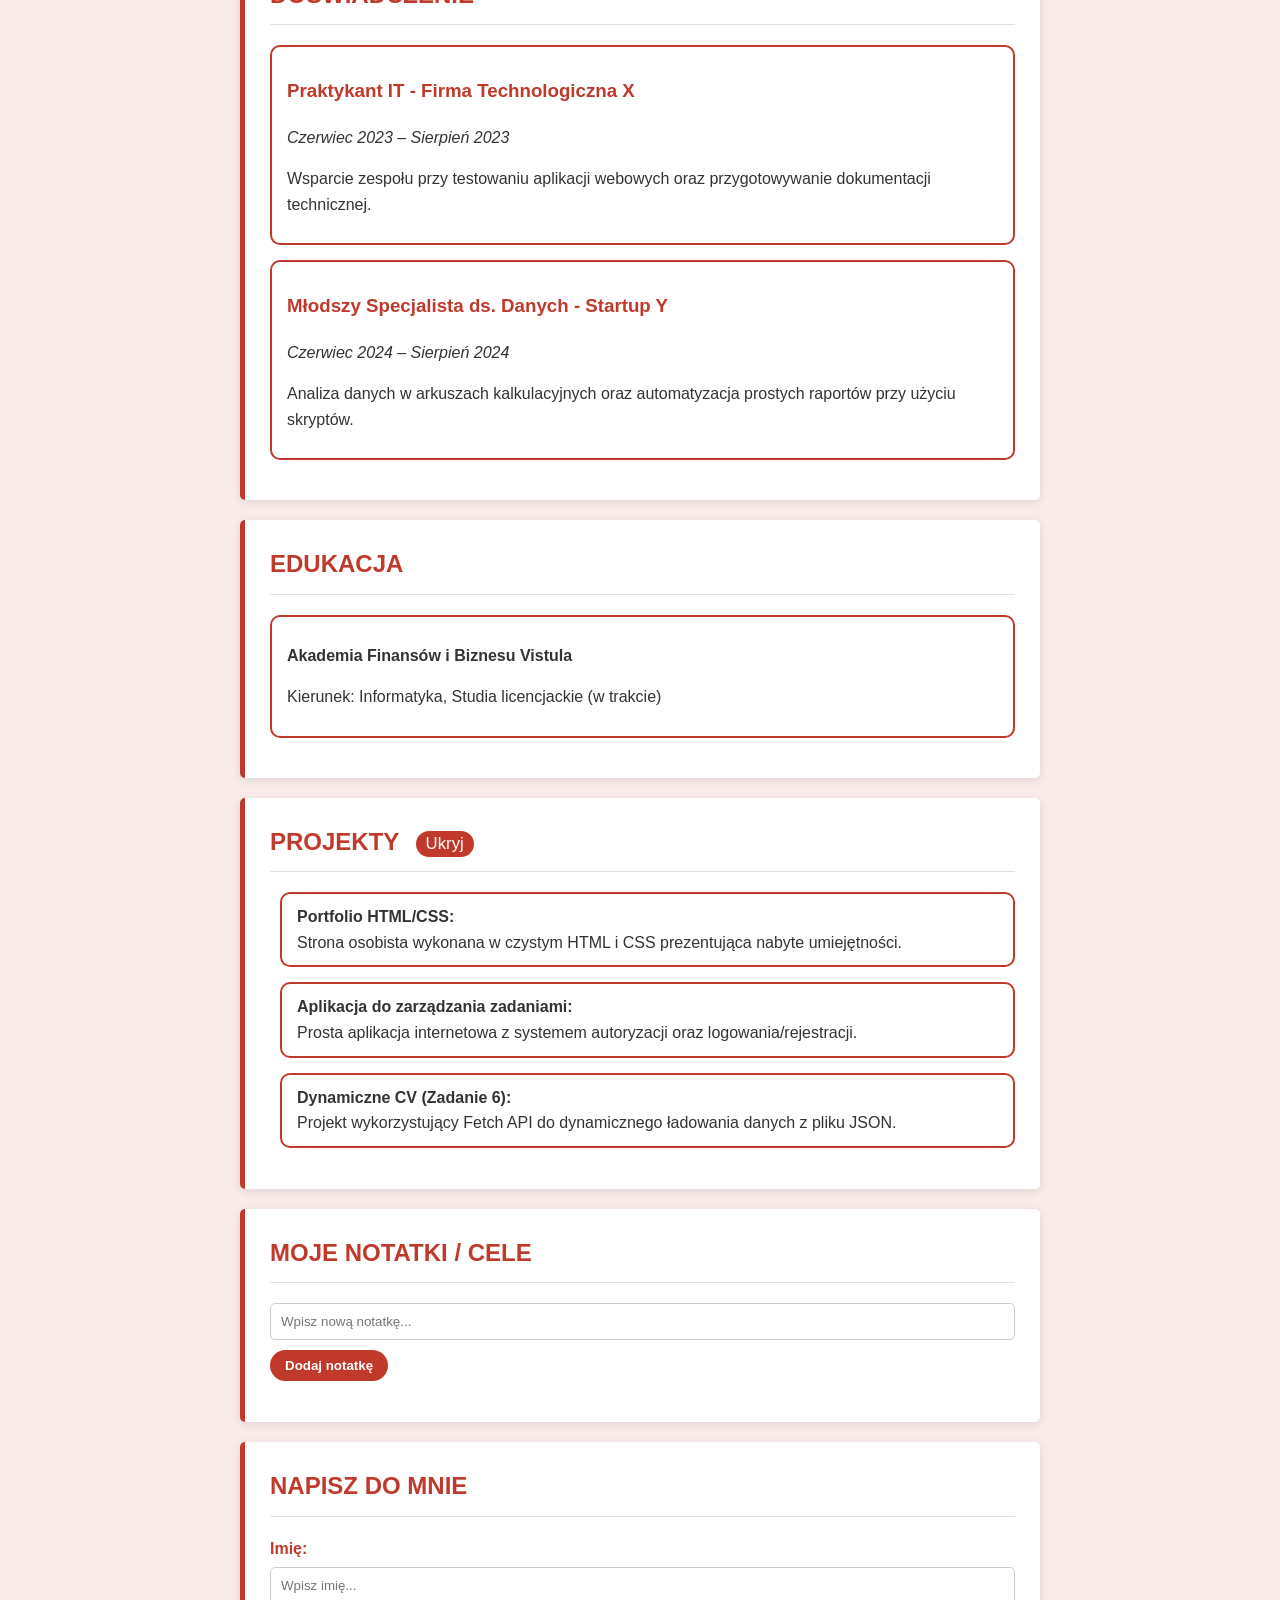
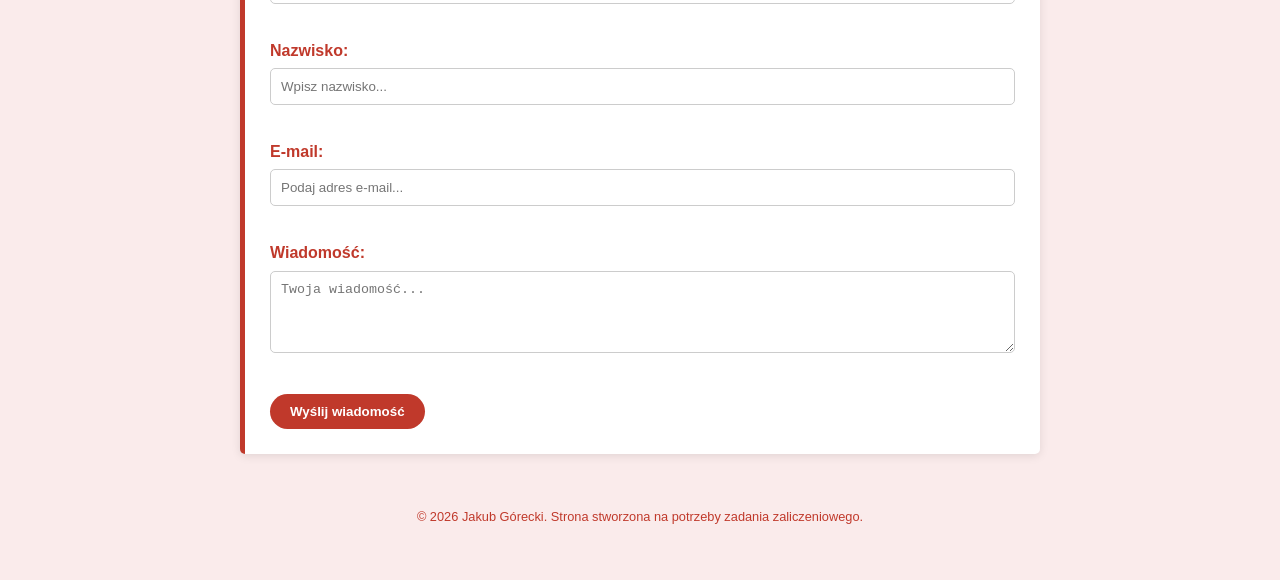
<file: zad8/index.html>
<!DOCTYPE html>
<html lang="pl">
  <head>
    <meta charset="UTF-8">
    <meta name="viewport" content="width=device-width, initial-scale=1.0">
    <title>CV - Jakub Górecki</title>
    <!-- NR_INDEKSU: 68358 -->
    <link id="theme-stylesheet" rel="stylesheet" href="red.css">
  </head>
  <body>
    <header>
      <img src="moje-zdjecie.jpg" alt="Zdjęcie profilowe - Jakub Górecki" />
      <h1>Jakub Górecki</h1>

      <!-- Przycisk zmiany motywu -->
      <button id="theme-toggle">🌿 Przełącz na motyw zielony</button>
    </header>
    <main>
      <section id="kontakt" class="container">
        <h2>Kontakt</h2>
        <p class="section-element">
          <strong>E-mail:</strong>
          <a href="mailto:gorecki.jakub1@outlook.com">gorecki.jakub1@outlook.com</a>
        </p>
        <p class="section-element">
          <strong>Telefon:</strong>
          <a href="tel:+48123456789">+48 123 456 789</a>
        </p>
        <p class="section-element">
          <strong>Miasto:</strong> Warszawa
        </p>
        <p class="contact-links">
          <a href="https://github.com/GoreckiJakub68358" target="_blank" rel="noopener noreferrer">GitHub</a>
          <a href="https://www.linkedin.com/in/jakub-górecki-3491b53b3/" target="_blank" rel="noopener noreferrer">LinkedIn</a>
        </p>
      </section>
      <section id="o-mnie" class="container">
        <h2>O mnie</h2>
        <p class="section-element"> 
          Jestem studentem III roku Informatyki. Interesuję się tworzeniem 
          nowoczesnych i responsywnych aplikacji webowych. Aktualnie rozwijam 
          swoje umiejętności w technologiach takich jak React i Node.js. 
          Poszukuję pierwszej pracy lub stażu, w którym będę mógł zdobywać 
          doświadczenie komercyjne oraz dalej rozwijać się jako programista. 
        </p>
      </section>
      <!-- Sekcja Umiejętności -->
      <section id="umiejetnosci" class="container">
          <h2>Umiejętności</h2>
          <ul id="umiejetnosci-lista">
              <!-- Dane zostaną wstawione przez JS -->
              <li>Ładowanie danych...</li>
          </ul>
      </section>
      <section id="doswiadczenie" class="container">
        <h2>Doświadczenie</h2>
        <article class="section-element">
          <h3>Praktykant IT - Firma Technologiczna X</h3>
          <p><em>Czerwiec 2023 – Sierpień 2023</em></p>
          <p>Wsparcie zespołu przy testowaniu aplikacji webowych oraz przygotowywanie dokumentacji technicznej.</p>
        </article>
        <article class="section-element">
          <h3>Młodszy Specjalista ds. Danych - Startup Y</h3>
          <p><em>Czerwiec 2024 – Sierpień 2024</em></p>
          <p>Analiza danych w arkuszach kalkulacyjnych oraz automatyzacja prostych raportów przy użyciu skryptów.</p>
        </article>
      </section>
      <section id="edukacja" class="container">
        <h2>Edukacja</h2>
        <div class="section-element">
          <p><strong>Akademia Finansów i Biznesu Vistula</strong></p>
          <p>Kierunek: Informatyka, Studia licencjackie (w trakcie)</p>
        </div>
      </section>
      <!-- Sekcja Projekty -->
      <section id="projekty" class="container">
          <h2>
              Projekty
              <button id="toggle-projekty">Ukryj</button>
          </h2>
          <ul id="projekty-lista">
              <!-- Dane zostaną wstawione przez JS -->
              <li>Ładowanie danych...</li>
          </ul>
      </section>
      <section id="notatki-sekcja" class="container">
          <h2>Moje Notatki / Cele</h2>
          <div class="form-group">
              <input type="text" id="note-input" placeholder="Wpisz nową notatkę...">
              <button id="add-note-btn" style="margin-top: 10px;">Dodaj notatkę</button>
          </div>
          <ul id="notes-list">
              <!-- Tu pojawią się notatki z Local Storage -->
          </ul>
      </section>
      <section id="kontakt-formularz" class="container">
        <h2>Napisz do mnie</h2>
        <form id="contact-form" novalidate method="POST" action="https://formspree.io/f/mgopkqer">
            <div class="form-group">
                <label for="first-name">Imię:</label>
                <input type="text" id="first-name" name="first-name" placeholder="Wpisz imię...">
                <span class="error-message" id="first-name-error"></span>
            </div>

            <div class="form-group">
                <label for="last-name">Nazwisko:</label>
                <input type="text" id="last-name" name="last-name" placeholder="Wpisz nazwisko...">
                <span class="error-message" id="last-name-error"></span>
            </div>

            <div class="form-group">
                <label for="email">E-mail:</label>
                <input type="email" id="email" name="email" placeholder="Podaj adres e-mail...">
                <span class="error-message" id="email-error"></span>
            </div>

            <div class="form-group">
                <label for="message">Wiadomość:</label>
                <textarea id="message" name="message" rows="4" placeholder="Twoja wiadomość..."></textarea>
                <span class="error-message" id="message-error"></span>
            </div>

            <button type="submit" id="submit-btn">Wyślij wiadomość</button>
            <p id="form-success" style="display: none; color: #2e8b57; font-weight: bold; margin-top: 10px;">
                Formularz został poprawnie wypełniony! (Symulacja wysyłki)
            </p>
        </form>
      </section>
    </main>
    <footer>
      <p>&copy; 2026 Jakub Górecki. Strona stworzona na potrzeby zadania zaliczeniowego.</p>
    </footer>

    <!-- Podłączenie skryptu na końcu body -->
    <script src="script.js"></script>
  </body>
</html>
</file>
<file: style.css>
* {
    box-sizing: border-box;
    margin: 0;
    padding: 0;
    font-family: 'Segoe UI', Tahoma, Geneva, Verdana, sans-serif;;
}

body {
    background-color: #012e5c;
    color: #fff;
}

li { list-style: none; }
a { 
    text-decoration: none; 
    color: #fff;
}

p { color: #888;}

.container {
    background-color: #0155a9;
    display: flex;
    justify-content: center;
    align-items: center;
    height: 60vh;
    flex-direction: column;
    border: 1px solid #026cd6;
    border-radius: 20px;
    margin: 60px;
}

h1 {
    margin-bottom: 20px;
}

.link {

    width: 300px;
    max-width: 400px; /* nie przekroczy 400px */
    text-align: center;
    background-color: #026cd6;
    color: #fff;
    padding: 10px;
    border-radius: 10px;
    margin-bottom: 15px;
    transition: background-color 0.3s ease-in-out;    
}

.link a {
    display: block;
    width: 100%;
}

.link:hover {
    background-color: #2d90f4;

}

.not-active {
    opacity: 0.7;
    pointer-events: none; /* blokuje klikanie */
    cursor: default;
}

.not-active a {
    color: gray;
    text-decoration: none;
}

.not-active:hover {
    background-color: #026cd6; /* brak efektu hover */
}
</file>
<file: zad4/red.css>
/* Reset wszystkich elementów */
*, *::before, *::after {
    box-sizing: border-box;
}

/* 1. Zmiana kroju pisma na inny niż domyślny (wymaganie techniczne) */
body {
    font-family: 'Segoe UI', Tahoma, Geneva, Verdana, sans-serif;
    line-height: 1.6;
    color: #333;
    background-color: #faebeb;

    /* 2. Ustawienie marginesów i odstępów dla body (wymaganie techniczne) */
    margin: 0;
    padding: 40px 20px;
    display: flex;
    flex-direction: column;
    align-items: center;
}

/* 3. Ustawienie koloru przewodniego w odcieniu czerwieni (wymaganie techniczne) */
/* Wybrałem kolor Crimson Red (#c0392b) */
header h1, h2, h3 {
    color: #c0392b;
}

header {
    text-align: center;
    margin-bottom: 30px;
}

#theme-toggle {
    padding: 8px 10px;
    background-color: #fff;
    border: 1px solid #c0392b;
    border-radius: 5px;
    box-shadow: 0 2px 10px rgba(0,0,0,0.1);
    cursor: pointer;
    transition: box-shadow 0.3s ease;
}

#theme-toggle:hover {
    box-shadow: 0 0 20px rgb(192, 57, 43);
}

header img {
    width: 150px;
    height: 150px;
    border-radius: 50%;
    border: 4px solid #c0392b;
    object-fit: cover;
    margin-bottom: 10px;
}

/* Stylowanie kontenerów sekcji */
.container {
    background-color: #ffffff;
    width: 100%;
    max-width: 800px;
    margin-bottom: 20px;
    padding: 25px;
    border-left: 5px solid #c0392b;
    border-radius: 5px;
    box-shadow: 0 2px 10px rgba(0,0,0,0.1);
}

h2 {
    margin-top: 0;
    text-transform: uppercase;
    border-bottom: 1px solid #e0e0e0;
    padding-bottom: 10px;
}

/* Stylowanie linków */
a {
    color: #c0392b;
    text-decoration: none;
    font-weight: bold;
}

a:hover {
    text-decoration: underline;
    color: #c0392b;
}

.contact-links a {
    margin-right: 15px;
    background-color: #c0392b;
    color: white;
    padding: 5px 15px;
    border-radius: 20px;
    font-size: 0.9em;
    transition: all 0.3s ease;
}

.contact-links a:hover {
    background-color: #992f23;
    text-decoration: none;
}

/* Listy i elementy sekcji */
ul {
    padding-left: 10px;
}

li {
    list-style: none;
}

li:hover {
    background-color: #fee1de;
}

.section-element {
    margin-bottom: 15px;
    background-color: #fff;
    border: 2px solid #c0392b;
    border-radius: 10px;
    padding: 10px 15px;
    transition: transform 0.3s ease, background-color 0.3s ease;
}

.section-element:hover {
    transform: scale(1.03);
    background-color: #fee1de;
}

/* Przycisk ukrywania sekcji */
#toggle-projekty {
    font-size: 0.7em;
    padding: 3px 10px;
    margin-left: 10px;
    background-color: #c0392b;
    color: white;
    border: none;
    border-radius: 20px;
    cursor: pointer;
    vertical-align: middle;
    transition: background-color 0.3s ease;
}

#toggle-projekty:hover {
    background-color: #992f23;
}

/* Stopka */
footer {
    margin-top: 20px;
    font-size: 0.8em;
    color: #c0392b;
    text-align: center;
}
</file>
<file: zad5/red.css>
*, *::before, *::after {
    box-sizing: border-box;
}

/* 1. Zmiana kroju pisma na inny niż domyślny (wymaganie techniczne) */
body {
    font-family: 'Segoe UI', Tahoma, Geneva, Verdana, sans-serif;
    line-height: 1.6;
    color: #333;
    background-color: #faebeb;

    /* 2. Ustawienie marginesów i odstępów dla body (wymaganie techniczne) */
    margin: 0;
    padding: 40px 20px;
    display: flex;
    flex-direction: column;
    align-items: center;
}

/* 3. Ustawienie koloru przewodniego w odcieniu czerwieni (wymaganie techniczne) */
/* Wybrałem kolor Crimson Red (#c0392b) */
header h1, h2, h3 {
    color: #c0392b;
}

header {
    text-align: center;
    margin-bottom: 30px;
}

#theme-toggle {
    padding: 8px 10px;
    background-color: #fff;
    border: 1px solid #c0392b;
    border-radius: 5px;
    box-shadow: 0 2px 10px rgba(0,0,0,0.1);
    cursor: pointer;
    transition: box-shadow 0.3s ease;
}

#theme-toggle:hover {
    box-shadow: 0 0 20px rgb(192, 57, 43);
}

header img {
    width: 150px;
    height: 150px;
    border-radius: 50%;
    border: 4px solid #c0392b;
    object-fit: cover;
    margin-bottom: 10px;
}

/* Stylowanie kontenerów sekcji */
.container {
    background-color: #ffffff;
    width: 100%;
    max-width: 800px;
    margin-bottom: 20px;
    padding: 25px;
    border-left: 5px solid #c0392b;
    border-radius: 5px;
    box-shadow: 0 2px 10px rgba(0,0,0,0.1);
}

h2 {
    margin-top: 0;
    text-transform: uppercase;
    border-bottom: 1px solid #e0e0e0;
    padding-bottom: 10px;
}

/* Stylowanie linków */
a {
    color: #c0392b;
    text-decoration: none;
    font-weight: bold;
}

a:hover {
    text-decoration: underline;
    color: #c0392b;
}

.contact-links a {
    margin-right: 15px;
    background-color: #c0392b;
    color: white;
    padding: 5px 15px;
    border-radius: 20px;
    font-size: 0.9em;
    transition: all 0.3s ease;
}

.contact-links a:hover {
    background-color: #992f23;
    text-decoration: none;
}

/* Listy i elementy sekcji */
ul {
    padding-left: 10px;
}

li {
    list-style: none;
}

li:hover {
    background-color: #fee1de;
}

.section-element {
    margin-bottom: 15px;
    background-color: #fff;
    border: 2px solid #c0392b;
    border-radius: 10px;
    padding: 10px 15px;
    transition: transform 0.3s ease, background-color 0.3s ease;
}

.section-element:hover {
    transform: scale(1.03);
    background-color: #fee1de;
}

/* Przycisk ukrywania sekcji */
#toggle-projekty {
    font-size: 0.7em;
    padding: 3px 10px;
    margin-left: 10px;
    background-color: #c0392b;
    color: white;
    border: none;
    border-radius: 20px;
    cursor: pointer;
    vertical-align: middle;
    transition: background-color 0.3s ease;
}

#toggle-projekty:hover {
    background-color: #992f23;
}

/* Formularz kontaktowy */
.form-group {
    margin-bottom: 15px;
    text-align: left;
}

label {
    display: block;
    font-weight: bold;
    margin-bottom: 5px;
    color: #c0392b;
}

textarea { resize: vertical; }

input,
textarea {
    width: 100%;
    padding: 10px;
    border: 1px solid #ccc;
    border-radius: 5px;
    box-sizing: border-box;
}

input:focus,
textarea:focus {
    border-color: #c0392b;
    outline: none;
}

.error-message {
    color: #c0392b;
    font-size: 0.85em;
    display: block;
    margin-top: 5px;
    min-height: 1em;
}

#submit-btn {
    background-color: #c0392b;
    color: white;
    border: none;
    padding: 10px 20px;
    border-radius: 20px;
    cursor: pointer;
    font-weight: bold;
    transition: background 0.3s;
}

#submit-btn:hover {
    background-color: #992f23;
}

/* Stopka */
footer {
    margin-top: 20px;
    font-size: 0.8em;
    color: #c0392b;
    text-align: center;
}
</file>
<file: zad6/red.css>
/* 1. Zmiana kroju pisma na inny niż domyślny (wymaganie techniczne) */
body {
    font-family: 'Segoe UI', Tahoma, Geneva, Verdana, sans-serif;
    line-height: 1.6;
    color: #333;
    background-color: #faebeb; /* Delikatne tło pasujące do czerwieni */
    
    /* 2. Ustawienie marginesów i odstępów dla body (wymaganie techniczne) */
    margin: 0;
    padding: 40px 20px;
    display: flex;
    flex-direction: column;
    align-items: center;
}

/* 3. Ustawienie koloru przewodniego w odcieniu zieleni (wymaganie techniczne) */
/* Wybrałem kolor Crimson Red (#c0392b) */
header h1, h2, h3 {
    color: #c0392b;
}

header {
    text-align: center;
    margin-bottom: 30px;
}

#theme-toggle {
    padding: 8px 10px;
    background-color: #fff;
    border: 1px solid #c0392b;
    border-radius: 5px;
    box-shadow: 0 2px 10px rgba(0,0,0,0.1);
    cursor: pointer;
    transition: box-shadow 0.3s ease;
}

#theme-toggle:hover {
    box-shadow: 0 0 20px rgb(192, 57, 43);
}


header img {
    width: 150px;
    height: 150px;
    border-radius: 50%;
    border: 4px solid #c0392b; /* Czerwone obramowanie zdjęcia */
    object-fit: cover;
    margin-bottom: 10px;
}

/* Stylowanie kontenerów sekcji */
.container {
    background-color: #ffffff;
    width: 100%;
    max-width: 800px;
    margin-bottom: 20px; /* Odstępy między sekcjami */
    padding: 25px;       /* Wewnętrzne odstępy (padding) */
    border-left: 5px solid #c0392b; /* Czerwony akcent z boku */
    border-radius: 5px;
    box-shadow: 0 2px 10px rgba(0,0,0,0.1);
}

h2 {
    margin-top: 0;
    text-transform: uppercase;
    border-bottom: 1px solid #e0e0e0;
    padding-bottom: 10px;
}

/* Stylowanie linków */
a {
    color: #c0392b;
    text-decoration: none;
    font-weight: bold;
}

a:hover {
    text-decoration: underline;
    color: #c0392b;
}

.contact-links a {
    margin-right: 15px;
    background-color: #c0392b;
    color: white;
    padding: 5px 15px;
    border-radius: 20px;
    font-size: 0.9em;
    transition: all 0.3s ease;
}

.contact-links a:hover {
    background-color: #992f23;
    text-decoration: none;
}

/* Listy i elementy sekcji */
ul {
    padding-left: 10px;
}

li {
    list-style: none;
}

li:hover {
    background-color: #fee1de;
}

.section-element {
    margin-bottom: 15px;
    background-color: #fff;
    border: 2px solid #c0392b;
    border-radius: 10px;
    padding: 10px 15px;
    transition: transform 0.3s ease, background-color 0.3s ease;
}

.section-element:hover {
    transform: scale(1.03); /* Płynne powiększenie */
    background-color: #fee1de;
}

/* Przycisk ukrywania sekcji */
#toggle-projekty {
    font-size: 0.7em;
    padding: 3px 10px;
    margin-left: 10px;
    background-color: #c0392b;
    color: white;
    border: none;
    border-radius: 20px;
    cursor: pointer;
    vertical-align: middle;
    transition: background-color 0.3s ease;
}

#toggle-projekty:hover {
    background-color: #992f23;
}

/* Formularz kontaktowy */
.form-group { 
    margin-bottom: 15px; 
    text-align: left; 
}

label { 
    display: block; 
    font-weight: bold; 
    margin-bottom: 5px; 
    color: #c0392b; 
}

input, 
textarea {
    width: 100%; 
    padding: 10px; border: 
    1px solid #ccc; 
    border-radius: 5px; 
    box-sizing: border-box;
}

input:focus, 
textarea:focus { 
    border-color: #c0392b; 
    outline: none; 
}

.error-message { 
    color: #c0392b; 
    font-size: 0.85em; 
    display: block; 
    margin-top: 5px; 
    min-height: 1em; 
}

#submit-btn {
    background-color: #c0392b; 
    color: white; 
    border: none; 
    padding: 10px 20px;
    border-radius: 20px; 
    cursor: pointer; 
    font-weight: bold; 
    transition: background 0.3s;
}

#submit-btn:hover { 
    background-color: #992f23; 
}

/* Stopka */
footer {
    margin-top: 20px;
    font-size: 0.8em;
    color: #c0392b;
    text-align: center;
}
</file>
<file: zad7/red.css>
/* 1. Zmiana kroju pisma na inny niż domyślny (wymaganie techniczne) */
body {
    font-family: 'Segoe UI', Tahoma, Geneva, Verdana, sans-serif;
    line-height: 1.6;
    color: #333;
    background-color: #faebeb; /* Delikatne tło pasujące do czerwieni */
    
    /* 2. Ustawienie marginesów i odstępów dla body (wymaganie techniczne) */
    margin: 0;
    padding: 40px 20px;
    display: flex;
    flex-direction: column;
    align-items: center;
}

/* 3. Ustawienie koloru przewodniego w odcieniu zieleni (wymaganie techniczne) */
/* Wybrałem kolor Crimson Red (#c0392b) */
header h1, h2, h3 {
    color: #c0392b;
}

header {
    text-align: center;
    margin-bottom: 30px;
}

#theme-toggle {
    padding: 8px 10px;
    background-color: #fff;
    border: 1px solid #c0392b;
    border-radius: 5px;
    box-shadow: 0 2px 10px rgba(0,0,0,0.1);
    cursor: pointer;
    transition: box-shadow 0.3s ease;
}

#theme-toggle:hover {
    box-shadow: 0 0 20px rgb(192, 57, 43);
}


header img {
    width: 150px;
    height: 150px;
    border-radius: 50%;
    border: 4px solid #c0392b; /* Czerwone obramowanie zdjęcia */
    object-fit: cover;
    margin-bottom: 10px;
}

/* Stylowanie kontenerów sekcji */
.container {
    background-color: #ffffff;
    width: 100%;
    max-width: 800px;
    margin-bottom: 20px; /* Odstępy między sekcjami */
    padding: 25px;       /* Wewnętrzne odstępy (padding) */
    border-left: 5px solid #c0392b; /* Czerwony akcent z boku */
    border-radius: 5px;
    box-shadow: 0 2px 10px rgba(0,0,0,0.1);
}

h2 {
    margin-top: 0;
    text-transform: uppercase;
    border-bottom: 1px solid #e0e0e0;
    padding-bottom: 10px;
}

/* Stylowanie linków */
a {
    color: #c0392b;
    text-decoration: none;
    font-weight: bold;
}

a:hover {
    text-decoration: underline;
    color: #c0392b;
}

.contact-links a {
    margin-right: 15px;
    background-color: #c0392b;
    color: white;
    padding: 5px 15px;
    border-radius: 20px;
    font-size: 0.9em;
    transition: all 0.3s ease;
}

.contact-links a:hover {
    background-color: #992f23;
    text-decoration: none;
}

/* Listy i elementy sekcji */
ul {
    padding-left: 10px;
}

li {
    list-style: none;
}

li:hover {
    background-color: #fee1de;
}

textarea {
    resize: vertical;
}

.section-element {
    margin-bottom: 15px;
    background-color: #fff;
    border: 2px solid #c0392b;
    border-radius: 10px;
    padding: 10px 15px;
    transition: transform 0.3s ease, background-color 0.3s ease;
}

.section-element:hover {
    transform: scale(1.03); /* Płynne powiększenie */
    background-color: #fee1de;
}

/* Przycisk ukrywania sekcji */
#toggle-projekty {
    font-size: 0.7em;
    padding: 3px 10px;
    margin-left: 10px;
    background-color: #c0392b;
    color: white;
    border: none;
    border-radius: 20px;
    cursor: pointer;
    vertical-align: middle;
    transition: background-color 0.3s ease;
}

/* Przycisk do dodawania notatki */
#add-note-btn {
    background-color: #c0392b;
    color: white;
    border: none;
    padding: 8px 15px;
    border-radius: 20px;
    cursor: pointer;
    font-weight: bold;
}

.delete-note-btn {
    background: #c0392b; 
    color: white; 
    border: none; 
    border-radius: 15px; 
    padding: 5px 10px; 
    cursor: pointer;
}

#toggle-projekty:hover {
    background-color: #992f23;
}

/* Formularz kontaktowy */
.form-group { 
    margin-bottom: 15px; 
    text-align: left; 
}

label { 
    display: block; 
    font-weight: bold; 
    margin-bottom: 5px; 
    color: #c0392b; 
}

input, 
textarea {
    width: 100%; 
    padding: 10px; border: 
    1px solid #ccc; 
    border-radius: 5px; 
    box-sizing: border-box;
}

input:focus, 
textarea:focus { 
    border-color: #c0392b; 
    outline: none; 
}

.error-message { 
    color: #c0392b; 
    font-size: 0.85em; 
    display: block; 
    margin-top: 5px; 
    min-height: 1em; 
}

#submit-btn {
    background-color: #c0392b; 
    color: white; 
    border: none; 
    padding: 10px 20px;
    border-radius: 20px; 
    cursor: pointer; 
    font-weight: bold; 
    transition: background 0.3s;
}

#submit-btn:hover { 
    background-color: #992f23; 
}

/* Stopka */
footer {
    margin-top: 20px;
    font-size: 0.8em;
    color: #c0392b;
    text-align: center;
}
</file>
<file: zad8/red.css>
/* Reset wszystkich elementów */
*, *::before, *::after {
    box-sizing: border-box;
}

/* 1. Zmiana kroju pisma na inny niż domyślny (wymaganie techniczne) */
body {
    font-family: 'Segoe UI', Tahoma, Geneva, Verdana, sans-serif;
    line-height: 1.6;
    color: #333;
    background-color: #faebeb; /* Delikatne tło pasujące do czerwieni */
    
    /* 2. Ustawienie marginesów i odstępów dla body (wymaganie techniczne) */
    margin: 0;
    padding: 40px 20px;
    display: flex;
    flex-direction: column;
    align-items: center;
}

/* 3. Ustawienie koloru przewodniego w odcieniu zieleni (wymaganie techniczne) */
/* Wybrałem kolor Crimson Red (#c0392b) */
header h1, h2, h3 {
    color: #c0392b;
}

header {
    text-align: center;
    margin-bottom: 30px;
}

#theme-toggle {
    padding: 8px 10px;
    background-color: #fff;
    border: 1px solid #c0392b;
    border-radius: 5px;
    box-shadow: 0 2px 10px rgba(0,0,0,0.1);
    cursor: pointer;
    transition: box-shadow 0.3s ease;
}

#theme-toggle:hover {
    box-shadow: 0 0 20px rgb(192, 57, 43);
}


header img {
    width: 150px;
    height: 150px;
    border-radius: 50%;
    border: 4px solid #c0392b; /* Czerwone obramowanie zdjęcia */
    object-fit: cover;
    margin-bottom: 10px;
}

/* Stylowanie kontenerów sekcji */
.container {
    background-color: #ffffff;
    width: 100%;
    max-width: 800px;
    margin-bottom: 20px; /* Odstępy między sekcjami */
    padding: 25px;       /* Wewnętrzne odstępy (padding) */
    border-left: 5px solid #c0392b; /* Czerwony akcent z boku */
    border-radius: 5px;
    box-shadow: 0 2px 10px rgba(0,0,0,0.1);
}

h2 {
    margin-top: 0;
    text-transform: uppercase;
    border-bottom: 1px solid #e0e0e0;
    padding-bottom: 10px;
}

/* Stylowanie linków */
a {
    color: #c0392b;
    text-decoration: none;
    font-weight: bold;
}

a:hover {
    text-decoration: underline;
    color: #c0392b;
}

.contact-links a {
    margin-right: 15px;
    background-color: #c0392b;
    color: white;
    padding: 5px 15px;
    border-radius: 20px;
    font-size: 0.9em;
    transition: all 0.3s ease;
}

.contact-links a:hover {
    background-color: #992f23;
    text-decoration: none;
}

/* Listy i elementy sekcji */
ul {
    padding-left: 10px;
}

li {
    list-style: none;
}

li:hover {
    background-color: #fee1de;
}

textarea {
    resize: vertical;
}

.section-element {
    margin-bottom: 15px;
    background-color: #fff;
    border: 2px solid #c0392b;
    border-radius: 10px;
    padding: 10px 15px;
    transition: transform 0.3s ease, background-color 0.3s ease;
}

.section-element:hover {
    transform: scale(1.03); /* Płynne powiększenie */
    background-color: #fee1de;
}

/* Przycisk ukrywania sekcji */
#toggle-projekty {
    font-size: 0.7em;
    padding: 3px 10px;
    margin-left: 10px;
    background-color: #c0392b;
    color: white;
    border: none;
    border-radius: 20px;
    cursor: pointer;
    vertical-align: middle;
    transition: background-color 0.3s ease;
}

/* Przycisk do dodawania notatki */
#add-note-btn {
    background-color: #c0392b;
    color: white;
    border: none;
    padding: 8px 15px;
    border-radius: 20px;
    cursor: pointer;
    font-weight: bold;
}

.delete-note-btn {
    background: #c0392b; 
    color: white; 
    border: none; 
    border-radius: 15px; 
    padding: 5px 10px; 
    cursor: pointer;
}

#toggle-projekty:hover {
    background-color: #992f23;
}

/* Formularz kontaktowy */
.form-group { 
    margin-bottom: 15px; 
    text-align: left; 
}

label { 
    display: block; 
    font-weight: bold; 
    margin-bottom: 5px; 
    color: #c0392b; 
}

input, 
textarea {
    width: 100%; 
    padding: 10px; border: 
    1px solid #ccc; 
    border-radius: 5px; 
    box-sizing: border-box;
}

input:focus, 
textarea:focus { 
    border-color: #c0392b; 
    outline: none; 
}

.error-message { 
    color: #c0392b; 
    font-size: 0.85em; 
    display: block; 
    margin-top: 5px; 
    min-height: 1em; 
}

#submit-btn {
    background-color: #c0392b; 
    color: white; 
    border: none; 
    padding: 10px 20px;
    border-radius: 20px; 
    cursor: pointer; 
    font-weight: bold; 
    transition: background 0.3s;
}

#submit-btn:hover { 
    background-color: #992f23; 
}

/* Stopka */
footer {
    margin-top: 20px;
    font-size: 0.8em;
    color: #c0392b;
    text-align: center;
}
</file>
